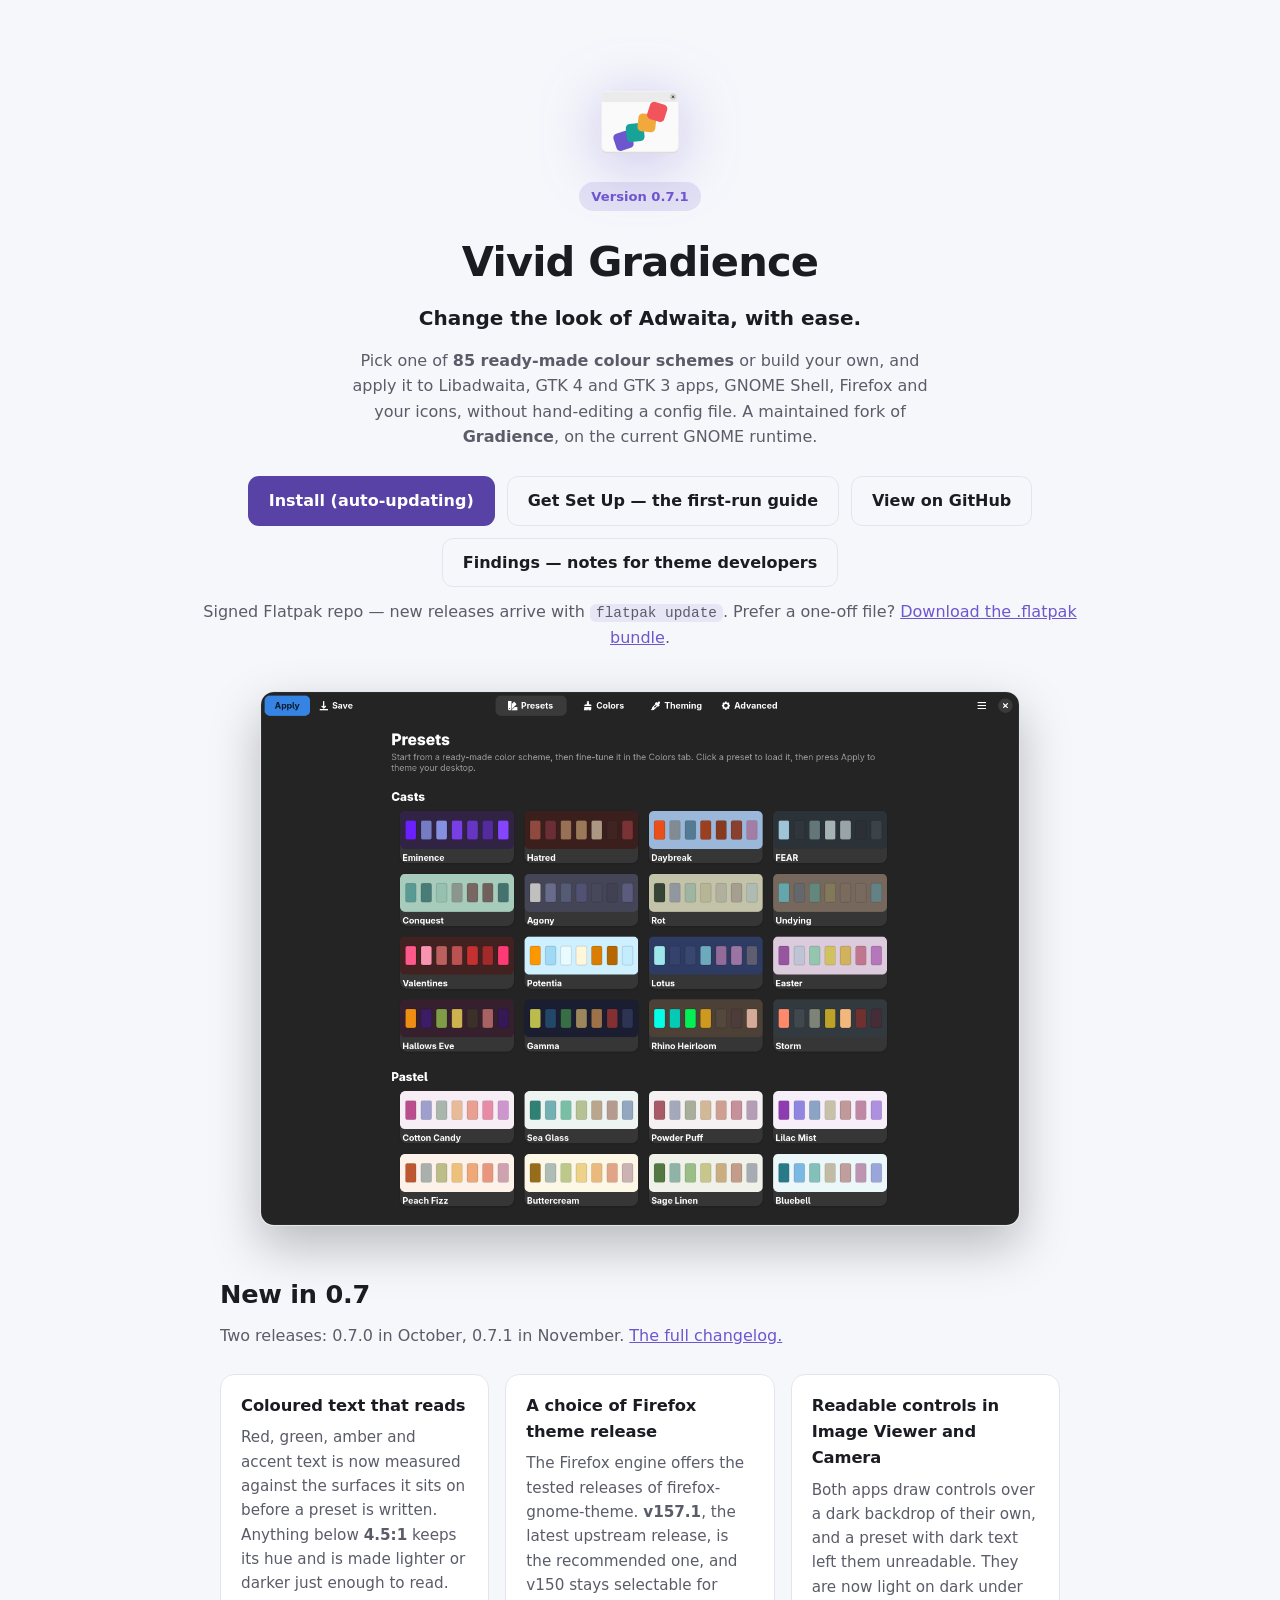
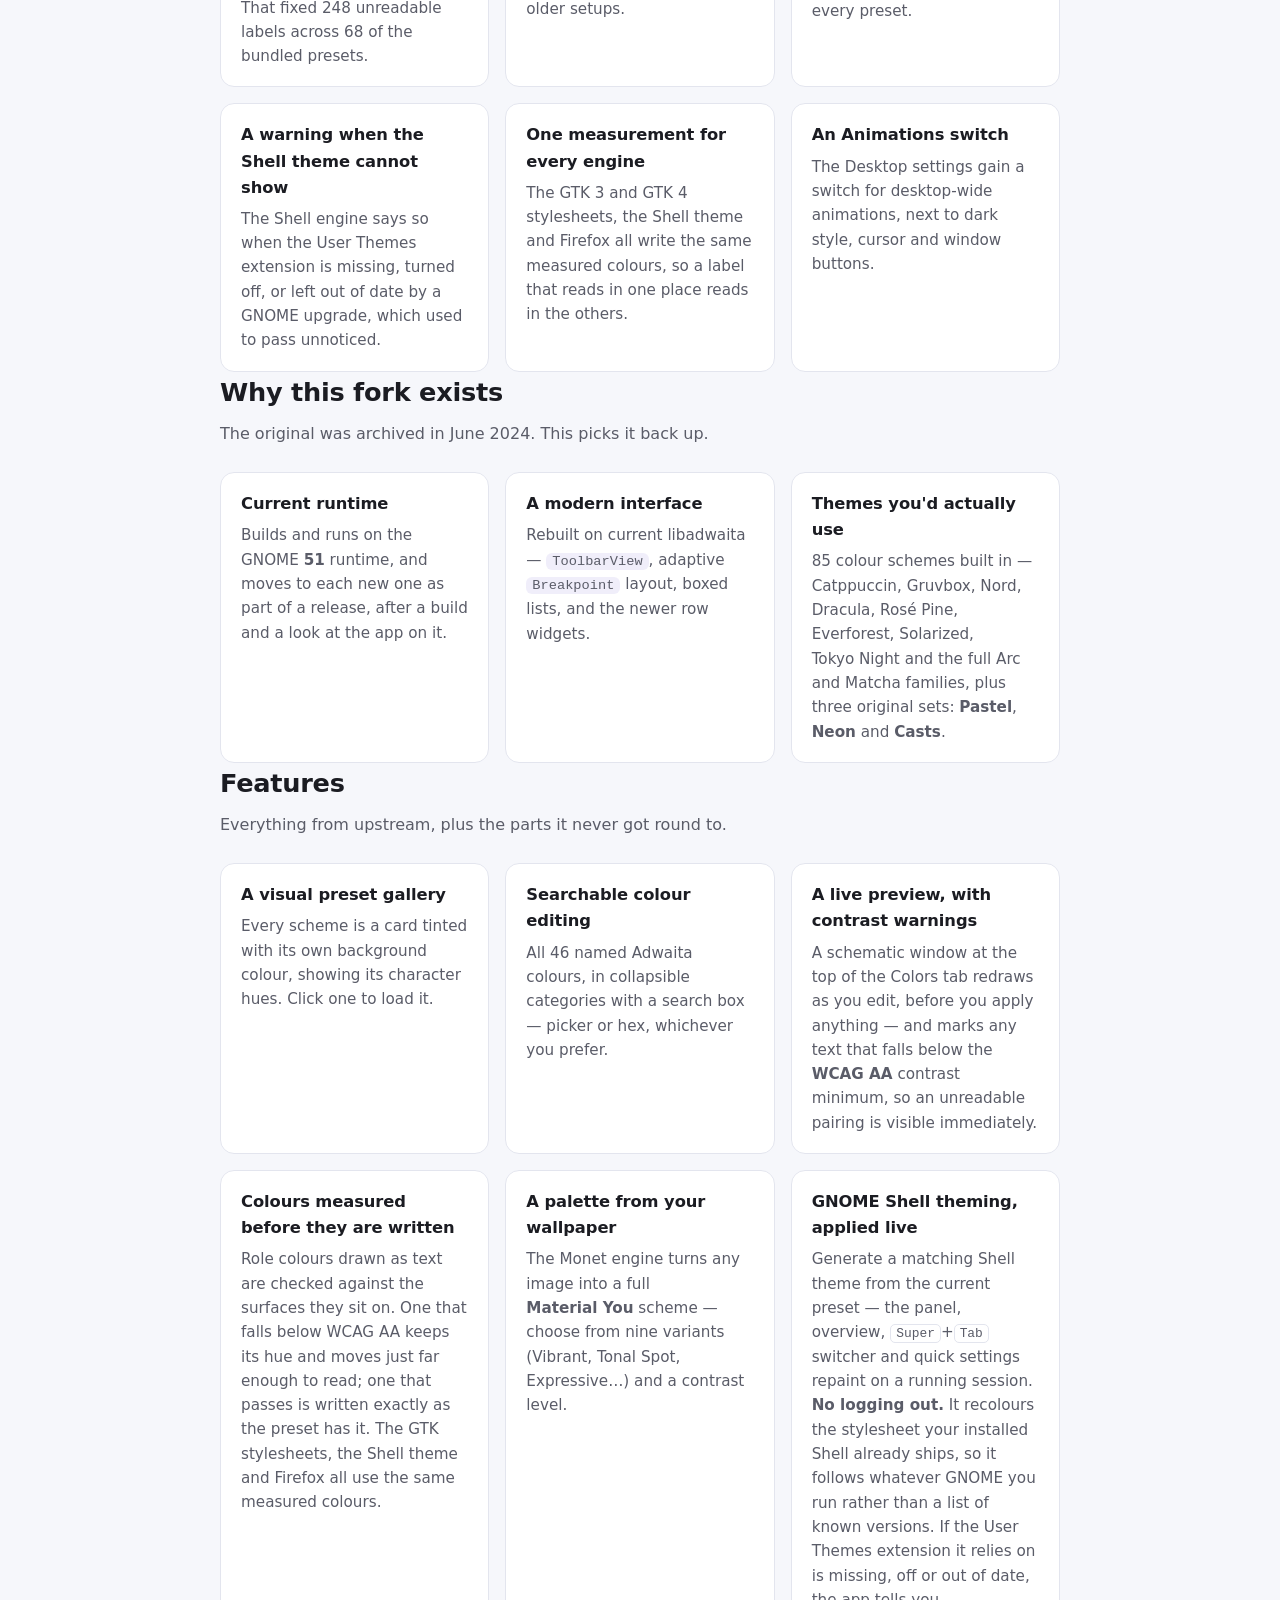
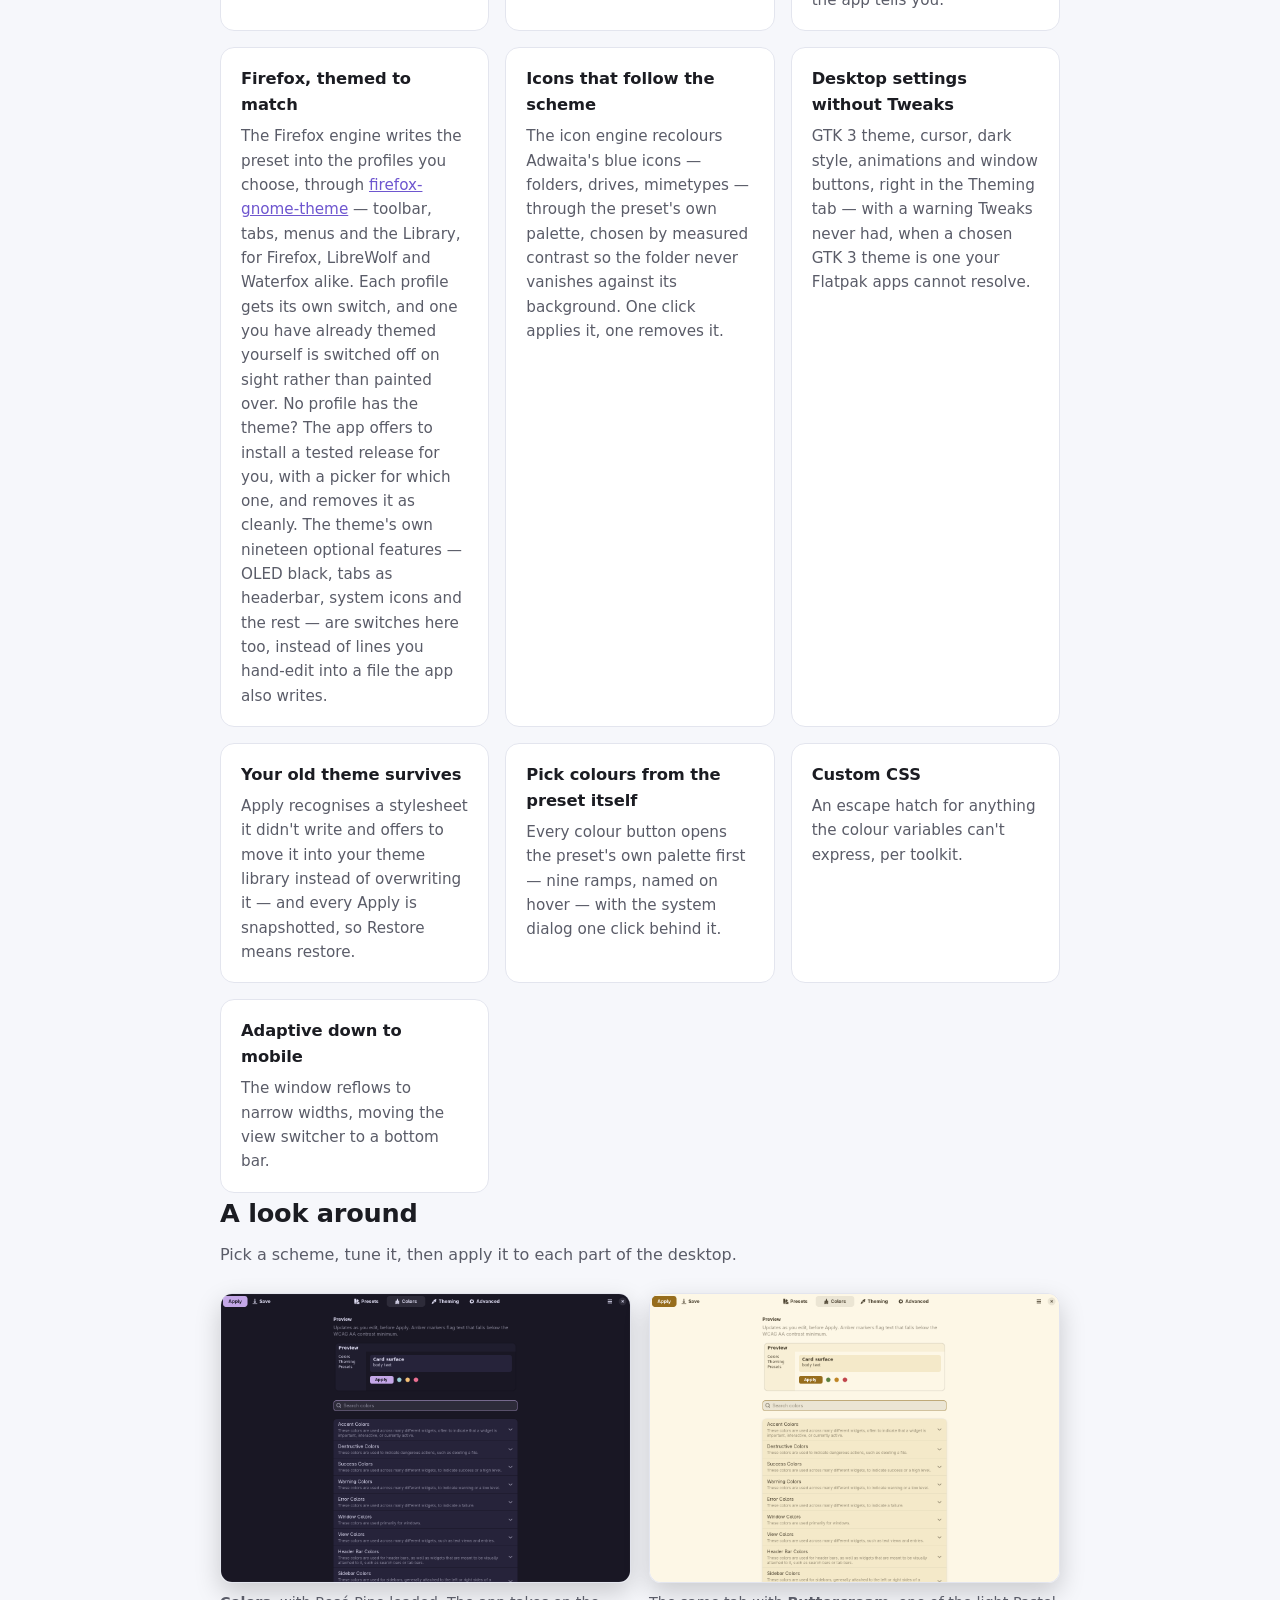
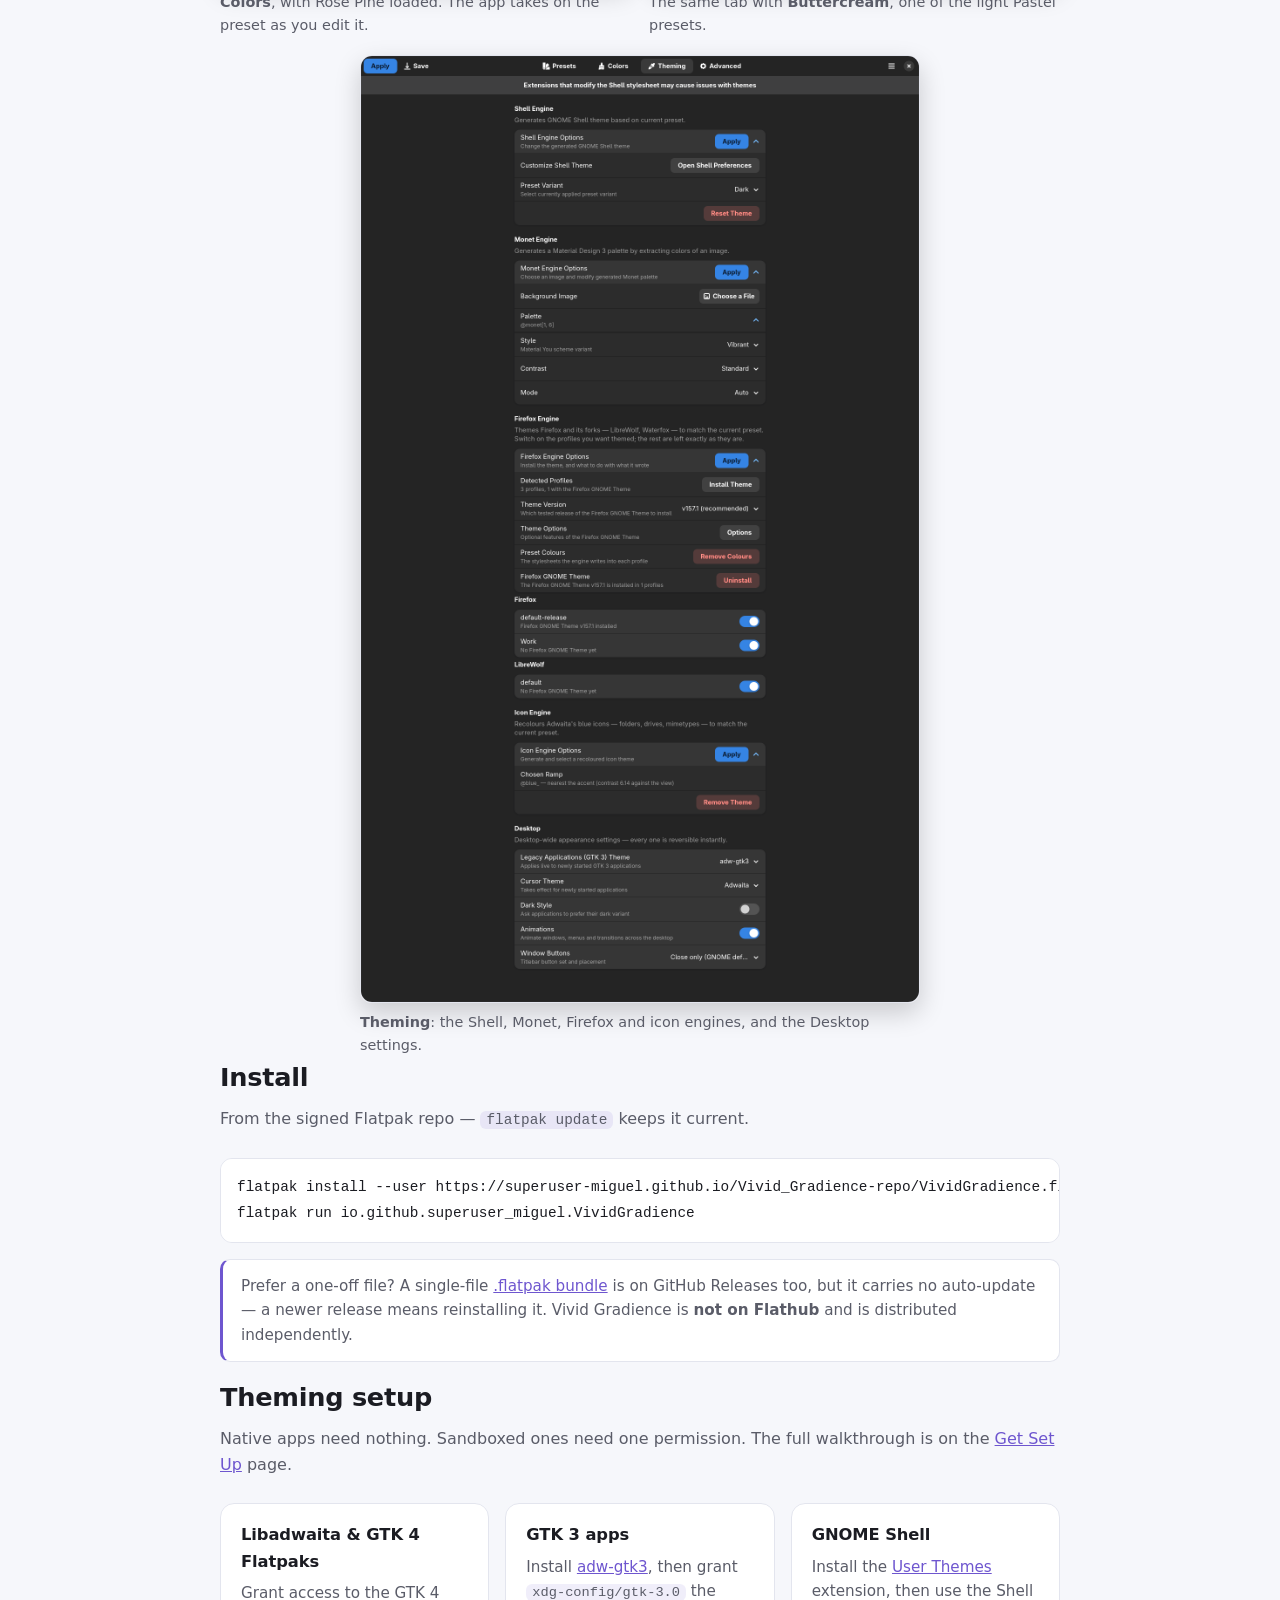
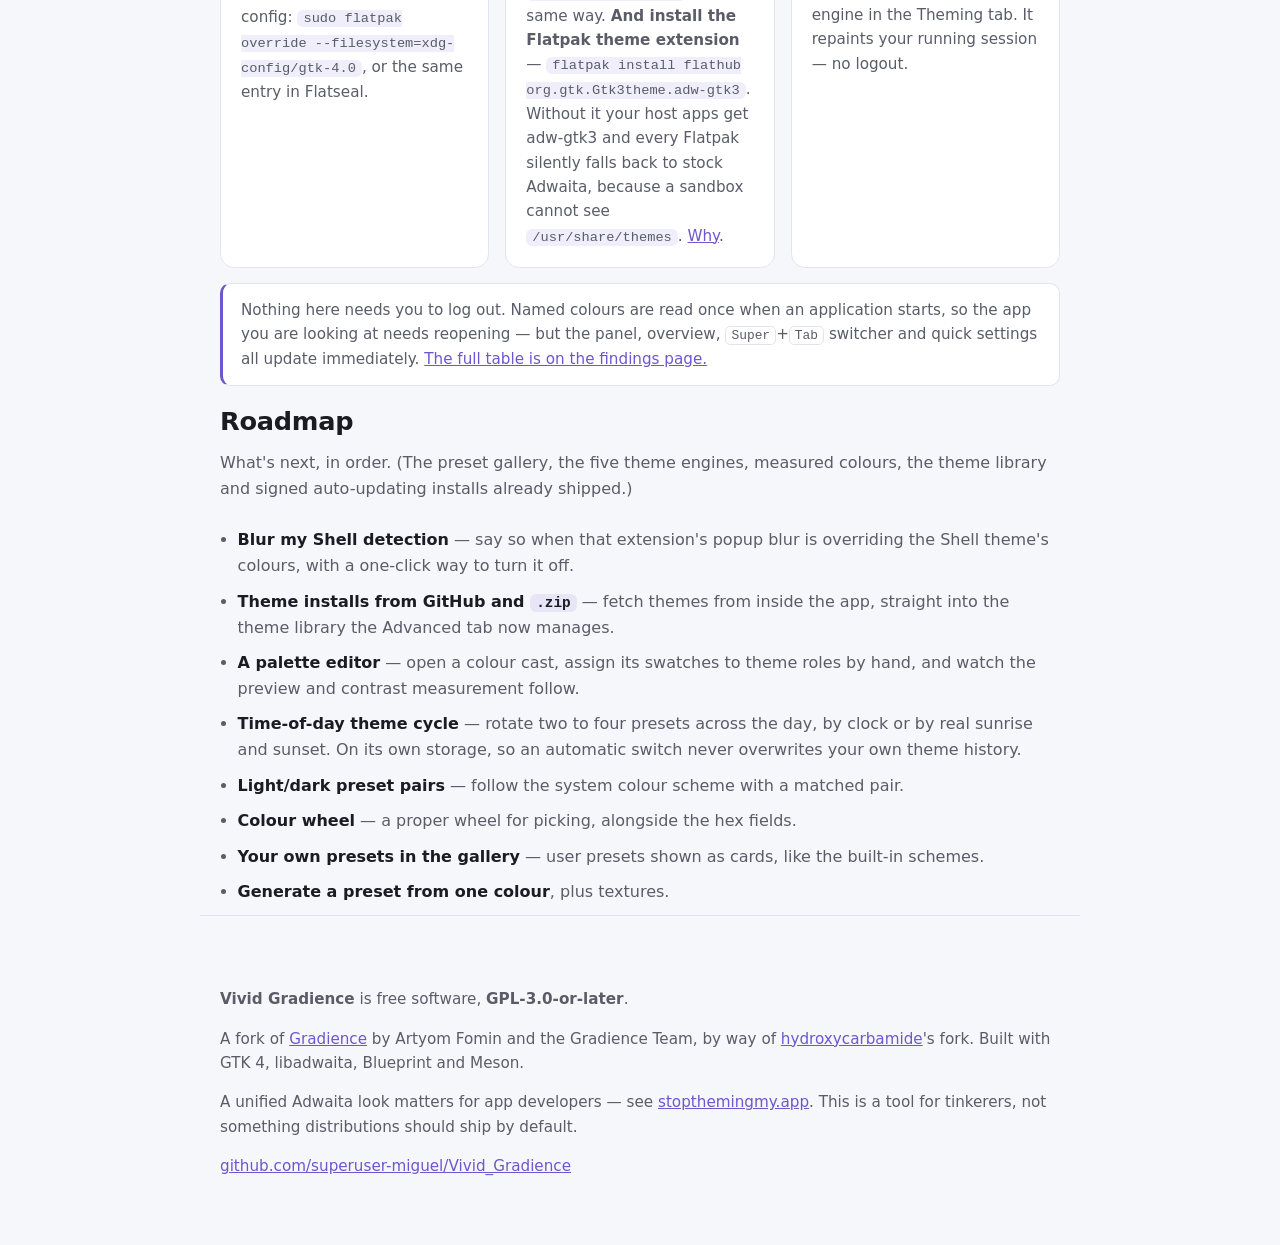
<file: docs/index.html>
<!doctype html>
<html lang="en">
<head>
<meta charset="utf-8">
<meta name="viewport" content="width=device-width, initial-scale=1">
<title>Vivid Gradience — change the look of Adwaita, with ease</title>
<meta name="description" content="Recolour GNOME from one palette: Libadwaita and GTK apps, the Shell, Firefox and your icons. A maintained fork of Gradience with 85 colour schemes built in.">
<link rel="stylesheet" href="style.css">
</head>
<body>

<header class="hero wrap">
  <img class="icon" src="icon.svg" alt="">
  <span class="badge">Version 0.7.1</span>
  <h1>Vivid Gradience</h1>
  <p class="tagline">Change the look of Adwaita, with ease.</p>
  <p class="lede">
    Pick one of <strong>85 ready-made colour schemes</strong> or build your own,
    and apply it to Libadwaita, GTK&nbsp;4 and GTK&nbsp;3 apps, GNOME Shell,
    Firefox and your icons, without hand-editing a config file. A maintained
    fork of <strong>Gradience</strong>, on the current GNOME runtime.
  </p>
  <div class="btns">
    <a class="btn primary" href="https://superuser-miguel.github.io/Vivid_Gradience-repo/VividGradience.flatpakref">Install (auto-updating)</a>
    <a class="btn" href="setup.html">Get Set Up — the first-run guide</a>
    <a class="btn" href="https://github.com/superuser-miguel/Vivid_Gradience">View on GitHub</a>
    <a class="btn" href="findings.html">Findings — notes for theme developers</a>
  </div>
  <p class="sub" style="margin-top:12px">Signed Flatpak repo — new releases arrive with <code>flatpak update</code>. Prefer a one-off file? <a href="https://github.com/superuser-miguel/Vivid_Gradience/releases/latest">Download the .flatpak bundle</a>.</p>
  <img class="shot" src="screenshots/presets.png" alt="The Presets gallery: colour-scheme cards in family sections, starting with Casts and Pastel, each card showing the scheme's own colours">
</header>

<section class="wrap">
  <h2>New in 0.7</h2>
  <p class="sub">Two releases: 0.7.0 in October, 0.7.1 in November. <a href="https://github.com/superuser-miguel/Vivid_Gradience/blob/main/CHANGELOG.md">The full changelog.</a></p>
  <div class="grid">
    <div class="card">
      <h3>Coloured text that reads</h3>
      <p>Red, green, amber and accent text is now measured against the surfaces it sits on before a preset is written. Anything below <strong>4.5:1</strong> keeps its hue and is made lighter or darker just enough to read. That fixed 248 unreadable labels across 68 of the bundled presets.</p>
    </div>
    <div class="card">
      <h3>A choice of Firefox theme release</h3>
      <p>The Firefox engine offers the tested releases of firefox-gnome-theme. <strong>v157.1</strong>, the latest upstream release, is the recommended one, and v150 stays selectable for older setups.</p>
    </div>
    <div class="card">
      <h3>Readable controls in Image Viewer and Camera</h3>
      <p>Both apps draw controls over a dark backdrop of their own, and a preset with dark text left them unreadable. They are now light on dark under every preset.</p>
    </div>
    <div class="card">
      <h3>A warning when the Shell theme cannot show</h3>
      <p>The Shell engine says so when the User Themes extension is missing, turned off, or left out of date by a GNOME upgrade, which used to pass unnoticed.</p>
    </div>
    <div class="card">
      <h3>One measurement for every engine</h3>
      <p>The GTK&nbsp;3 and GTK&nbsp;4 stylesheets, the Shell theme and Firefox all write the same measured colours, so a label that reads in one place reads in the others.</p>
    </div>
    <div class="card">
      <h3>An Animations switch</h3>
      <p>The Desktop settings gain a switch for desktop-wide animations, next to dark style, cursor and window buttons.</p>
    </div>
  </div>
</section>

<section class="wrap">
  <h2>Why this fork exists</h2>
  <p class="sub">The original was archived in June 2024. This picks it back up.</p>
  <div class="grid">
    <div class="card">
      <h3>Current runtime</h3>
      <p>Builds and runs on the GNOME <strong>51</strong> runtime, and moves to each new one as part of a release, after a build and a look at the app on it.</p>
    </div>
    <div class="card">
      <h3>A modern interface</h3>
      <p>Rebuilt on current libadwaita — <code>ToolbarView</code>, adaptive <code>Breakpoint</code> layout, boxed lists, and the newer row widgets.</p>
    </div>
    <div class="card">
      <h3>Themes you'd actually use</h3>
      <p>85 colour schemes built in — Catppuccin, Gruvbox, Nord, Dracula, Rosé&nbsp;Pine, Everforest, Solarized, Tokyo&nbsp;Night and the full Arc and Matcha families, plus three original sets: <strong>Pastel</strong>, <strong>Neon</strong> and <strong>Casts</strong>.</p>
    </div>
  </div>
</section>

<section class="wrap">
  <h2>Features</h2>
  <p class="sub">Everything from upstream, plus the parts it never got round to.</p>
  <div class="grid">
    <div class="card">
      <h3>A visual preset gallery</h3>
      <p>Every scheme is a card tinted with its own background colour, showing its character hues. Click one to load it.</p>
    </div>
    <div class="card">
      <h3>Searchable colour editing</h3>
      <p>All 46 named Adwaita colours, in collapsible categories with a search box — picker or hex, whichever you prefer.</p>
    </div>
    <div class="card">
      <h3>A live preview, with contrast warnings</h3>
      <p>A schematic window at the top of the Colors tab redraws as you edit, before you apply anything — and marks any text that falls below the <strong>WCAG&nbsp;AA</strong> contrast minimum, so an unreadable pairing is visible immediately.</p>
    </div>
    <div class="card">
      <h3>Colours measured before they are written</h3>
      <p>Role colours drawn as text are checked against the surfaces they sit on. One that falls below WCAG&nbsp;AA keeps its hue and moves just far enough to read; one that passes is written exactly as the preset has it. The GTK stylesheets, the Shell theme and Firefox all use the same measured colours.</p>
    </div>
    <div class="card">
      <h3>A palette from your wallpaper</h3>
      <p>The Monet engine turns any image into a full <strong>Material&nbsp;You</strong> scheme — choose from nine variants (Vibrant, Tonal&nbsp;Spot, Expressive…) and a contrast level.</p>
    </div>
    <div class="card">
      <h3>GNOME Shell theming, applied live</h3>
      <p>Generate a matching Shell theme from the current preset — the panel, overview, <kbd>Super</kbd>+<kbd>Tab</kbd> switcher and quick settings repaint on a running session. <strong>No logging out.</strong> It recolours the stylesheet your installed Shell already ships, so it follows whatever GNOME you run rather than a list of known versions. If the User Themes extension it relies on is missing, off or out of date, the app tells you.</p>
    </div>
    <div class="card">
      <h3>Firefox, themed to match</h3>
      <p>The Firefox engine writes the preset into the profiles you choose, through <a href="https://github.com/rafaelmardojai/firefox-gnome-theme">firefox-gnome-theme</a> — toolbar, tabs, menus and the Library, for Firefox, LibreWolf and Waterfox alike. Each profile gets its own switch, and one you have already themed yourself is switched off on sight rather than painted over. No profile has the theme? The app offers to install a tested release for you, with a picker for which one, and removes it as cleanly. The theme's own nineteen optional features — OLED black, tabs as headerbar, system icons and the rest — are switches here too, instead of lines you hand-edit into a file the app also writes.</p>
    </div>
    <div class="card">
      <h3>Icons that follow the scheme</h3>
      <p>The icon engine recolours Adwaita's blue icons — folders, drives, mimetypes — through the preset's own palette, chosen by measured contrast so the folder never vanishes against its background. One click applies it, one removes it.</p>
    </div>
    <div class="card">
      <h3>Desktop settings without Tweaks</h3>
      <p>GTK&nbsp;3 theme, cursor, dark style, animations and window buttons, right in the Theming tab — with a warning Tweaks never had, when a chosen GTK&nbsp;3 theme is one your Flatpak apps cannot resolve.</p>
    </div>
    <div class="card">
      <h3>Your old theme survives</h3>
      <p>Apply recognises a stylesheet it didn't write and offers to move it into your theme library instead of overwriting it — and every Apply is snapshotted, so Restore means restore.</p>
    </div>
    <div class="card">
      <h3>Pick colours from the preset itself</h3>
      <p>Every colour button opens the preset's own palette first — nine ramps, named on hover — with the system dialog one click behind it.</p>
    </div>
    <div class="card">
      <h3>Custom CSS</h3>
      <p>An escape hatch for anything the colour variables can't express, per toolkit.</p>
    </div>
    <div class="card">
      <h3>Adaptive down to mobile</h3>
      <p>The window reflows to narrow widths, moving the view switcher to a bottom bar.</p>
    </div>
  </div>
</section>

<section class="wrap">
  <h2>A look around</h2>
  <p class="sub">Pick a scheme, tune it, then apply it to each part of the desktop.</p>
  <div class="shots">
    <figure>
      <img src="screenshots/colors.png" alt="The Colors tab with the Rosé Pine preset loaded: a live preview window at the top, a search field, and the named colours in collapsible categories">
      <figcaption><strong>Colors</strong>, with Rosé Pine loaded. The app takes on the preset as you edit it.</figcaption>
    </figure>
    <figure>
      <img src="screenshots/colors-light.png" alt="The same Colors tab with Buttercream, a light preset: the whole app has taken the preset's cream and brown">
      <figcaption>The same tab with <strong>Buttercream</strong>, one of the light Pastel presets.</figcaption>
    </figure>
    <figure class="tall">
      <img src="screenshots/theming.png" alt="The Theming tab: the Shell, Monet, Firefox and Icon engines, each with its own Apply button, a switch for every Firefox profile, and the Desktop settings">
      <figcaption><strong>Theming</strong>: the Shell, Monet, Firefox and icon engines, and the Desktop settings.</figcaption>
    </figure>
  </div>
</section>

<section class="wrap">
  <h2>Install</h2>
  <p class="sub">From the signed Flatpak repo — <code>flatpak update</code> keeps it current.</p>
<pre><code>flatpak install --user https://superuser-miguel.github.io/Vivid_Gradience-repo/VividGradience.flatpakref
flatpak run io.github.superuser_miguel.VividGradience</code></pre>
  <p class="note">
    Prefer a one-off file? A single-file
    <a href="https://github.com/superuser-miguel/Vivid_Gradience/releases/latest">.flatpak bundle</a>
    is on GitHub Releases too, but it carries no auto-update — a newer release
    means reinstalling it. Vivid Gradience is <strong>not on Flathub</strong> and
    is distributed independently.
  </p>
</section>

<section class="wrap">
  <h2>Theming setup</h2>
  <p class="sub">Native apps need nothing. Sandboxed ones need one permission. The full walkthrough is on the <a href="setup.html">Get Set Up</a> page.</p>
  <div class="grid">
    <div class="card">
      <h3>Libadwaita &amp; GTK 4 Flatpaks</h3>
      <p>Grant access to the GTK&nbsp;4 config: <code>sudo flatpak override --filesystem=xdg-config/gtk-4.0</code>, or the same entry in Flatseal.</p>
    </div>
    <div class="card">
      <h3>GTK 3 apps</h3>
      <p>Install <a href="https://github.com/lassekongo83/adw-gtk3#readme">adw-gtk3</a>, then grant <code>xdg-config/gtk-3.0</code> the same way. <b>And install the Flatpak theme extension</b> — <code>flatpak install flathub org.gtk.Gtk3theme.adw-gtk3</code>. Without it your host apps get adw-gtk3 and every Flatpak silently falls back to stock Adwaita, because a sandbox cannot see <code>/usr/share/themes</code>. <a href="findings.html">Why</a>.</p>
    </div>
    <div class="card">
      <h3>GNOME Shell</h3>
      <p>Install the <a href="https://extensions.gnome.org/extension/19/user-themes/">User Themes</a> extension, then use the Shell engine in the Theming tab. It repaints your running session — no logout.</p>
    </div>
  </div>
  <p class="note">
    Nothing here needs you to log out. Named colours are read once when an
    application starts, so the app you are looking at needs reopening — but the
    panel, overview, <kbd>Super</kbd>+<kbd>Tab</kbd> switcher and quick settings
    all update immediately. <a href="findings.html">The full table is on the
    findings page.</a>
  </p>
</section>

<section class="wrap">
  <h2>Roadmap</h2>
  <p class="sub">What's next, in order. (The preset gallery, the five theme engines, measured colours, the theme library and signed auto-updating installs already shipped.)</p>
  <ul class="road">
    <li><b>Blur my Shell detection</b> — say so when that extension's popup blur is overriding the Shell theme's colours, with a one-click way to turn it off.</li>
    <li><b>Theme installs from GitHub and <code>.zip</code></b> — fetch themes from inside the app, straight into the theme library the Advanced tab now manages.</li>
    <li><b>A palette editor</b> — open a colour cast, assign its swatches to theme roles by hand, and watch the preview and contrast measurement follow.</li>
    <li><b>Time-of-day theme cycle</b> — rotate two to four presets across the day, by clock or by real sunrise and sunset. On its own storage, so an automatic switch never overwrites your own theme history.</li>
    <li><b>Light/dark preset pairs</b> — follow the system colour scheme with a matched pair.</li>
    <li><b>Colour wheel</b> — a proper wheel for picking, alongside the hex fields.</li>
    <li><b>Your own presets in the gallery</b> — user presets shown as cards, like the built-in schemes.</li>
    <li><b>Generate a preset from one colour</b>, plus textures.</li>
  </ul>
</section>

<footer class="wrap">
  <section>
    <p><strong>Vivid Gradience</strong> is free software, <strong>GPL-3.0-or-later</strong>.</p>
    <p>
      A fork of <a href="https://github.com/GradienceTeam/Gradience">Gradience</a> by
      Artyom Fomin and the Gradience Team, by way of
      <a href="https://github.com/hydroxycarbamide/Gradience">hydroxycarbamide</a>'s fork.
      Built with GTK&nbsp;4, libadwaita, Blueprint and Meson.
    </p>
    <p>
      A unified Adwaita look matters for app developers — see
      <a href="https://stopthemingmy.app">stopthemingmy.app</a>. This is a tool for
      tinkerers, not something distributions should ship by default.
    </p>
    <p><a href="https://github.com/superuser-miguel/Vivid_Gradience">github.com/superuser-miguel/Vivid_Gradience</a></p>
  </section>
</footer>

</body>
</html>
</file>
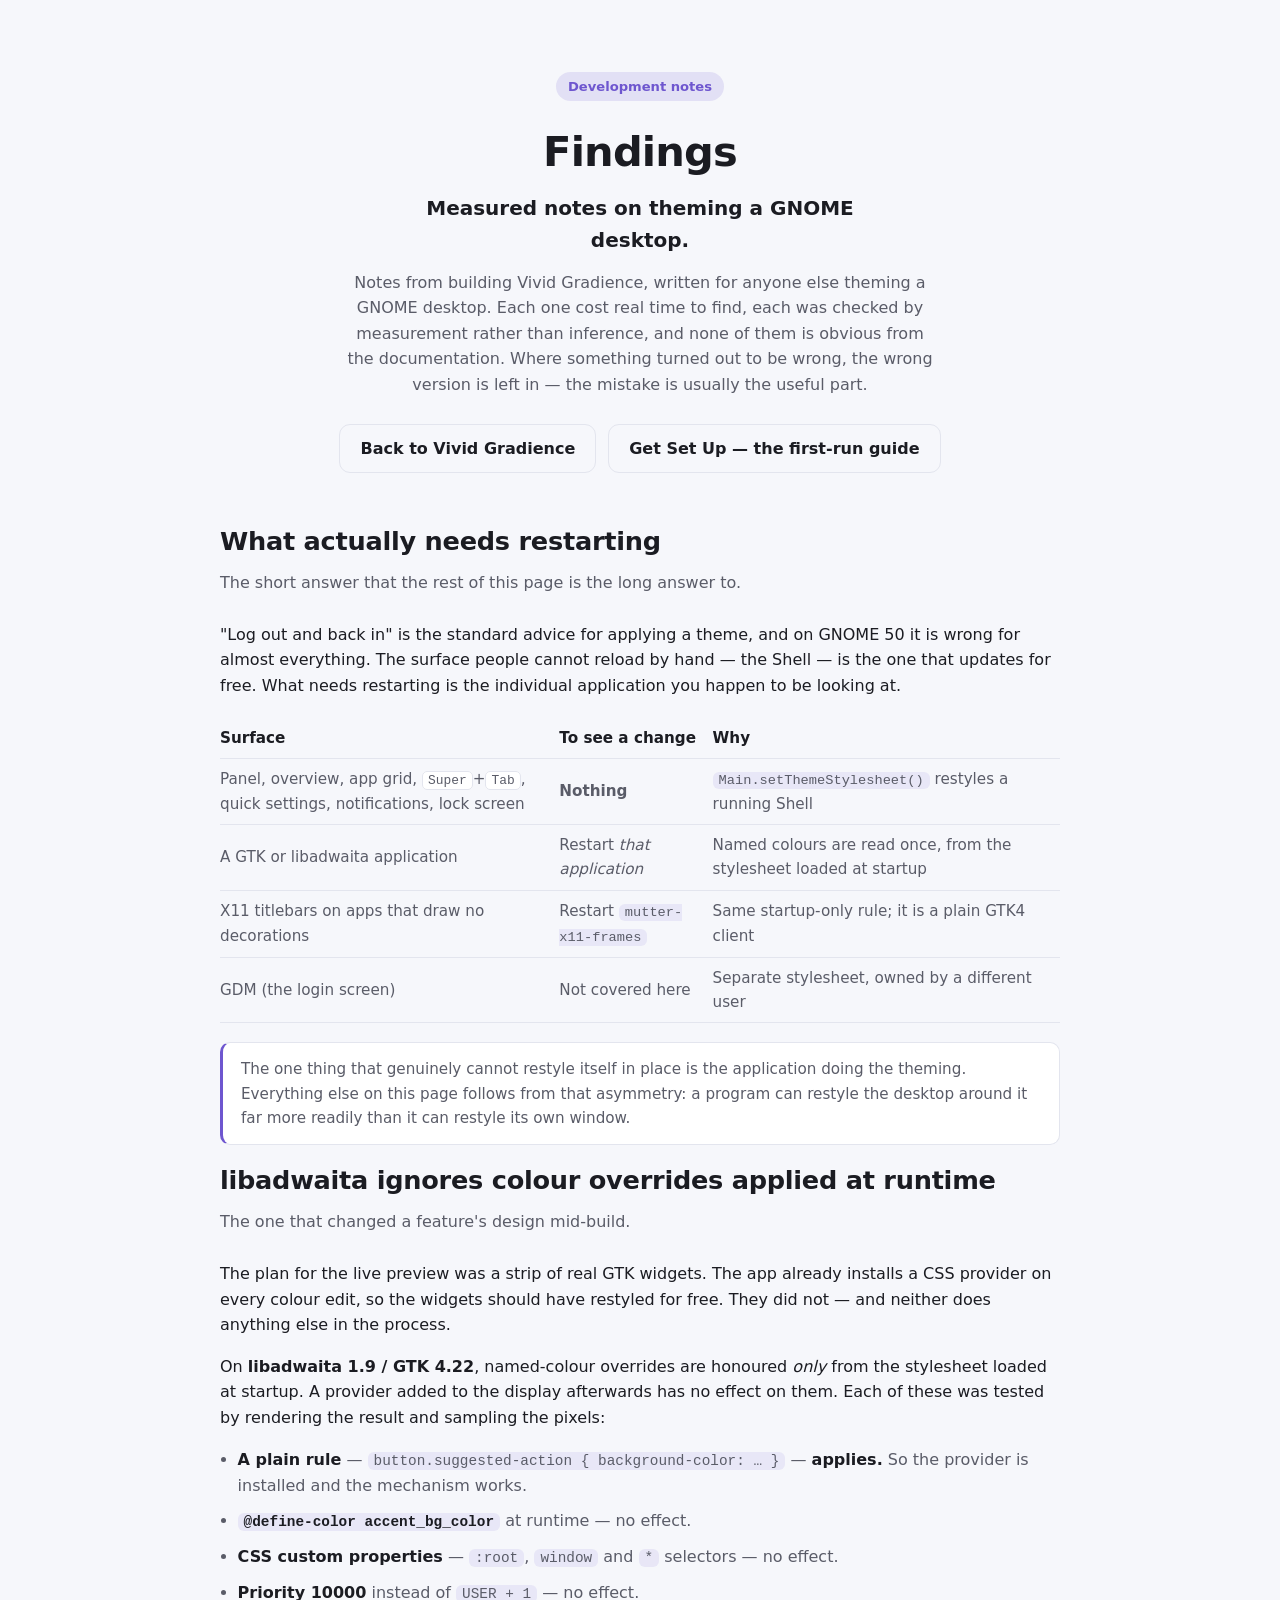
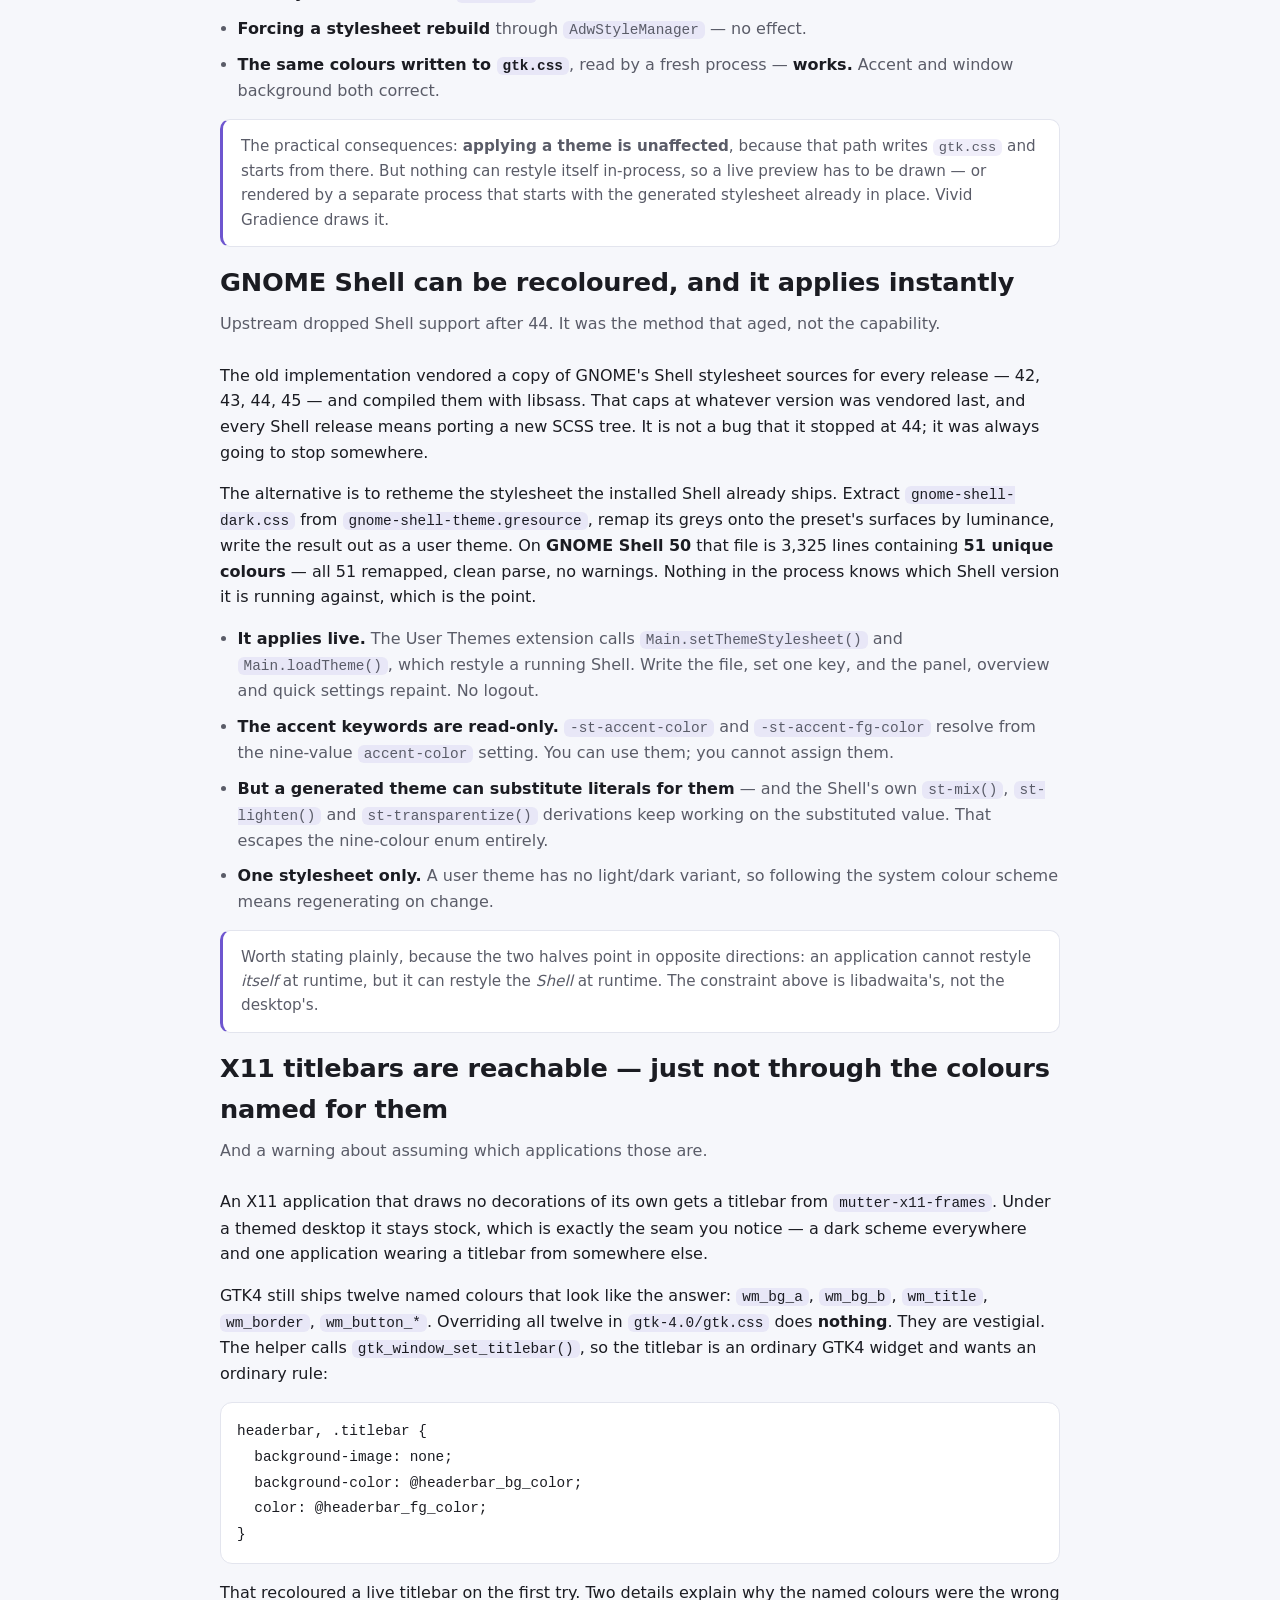
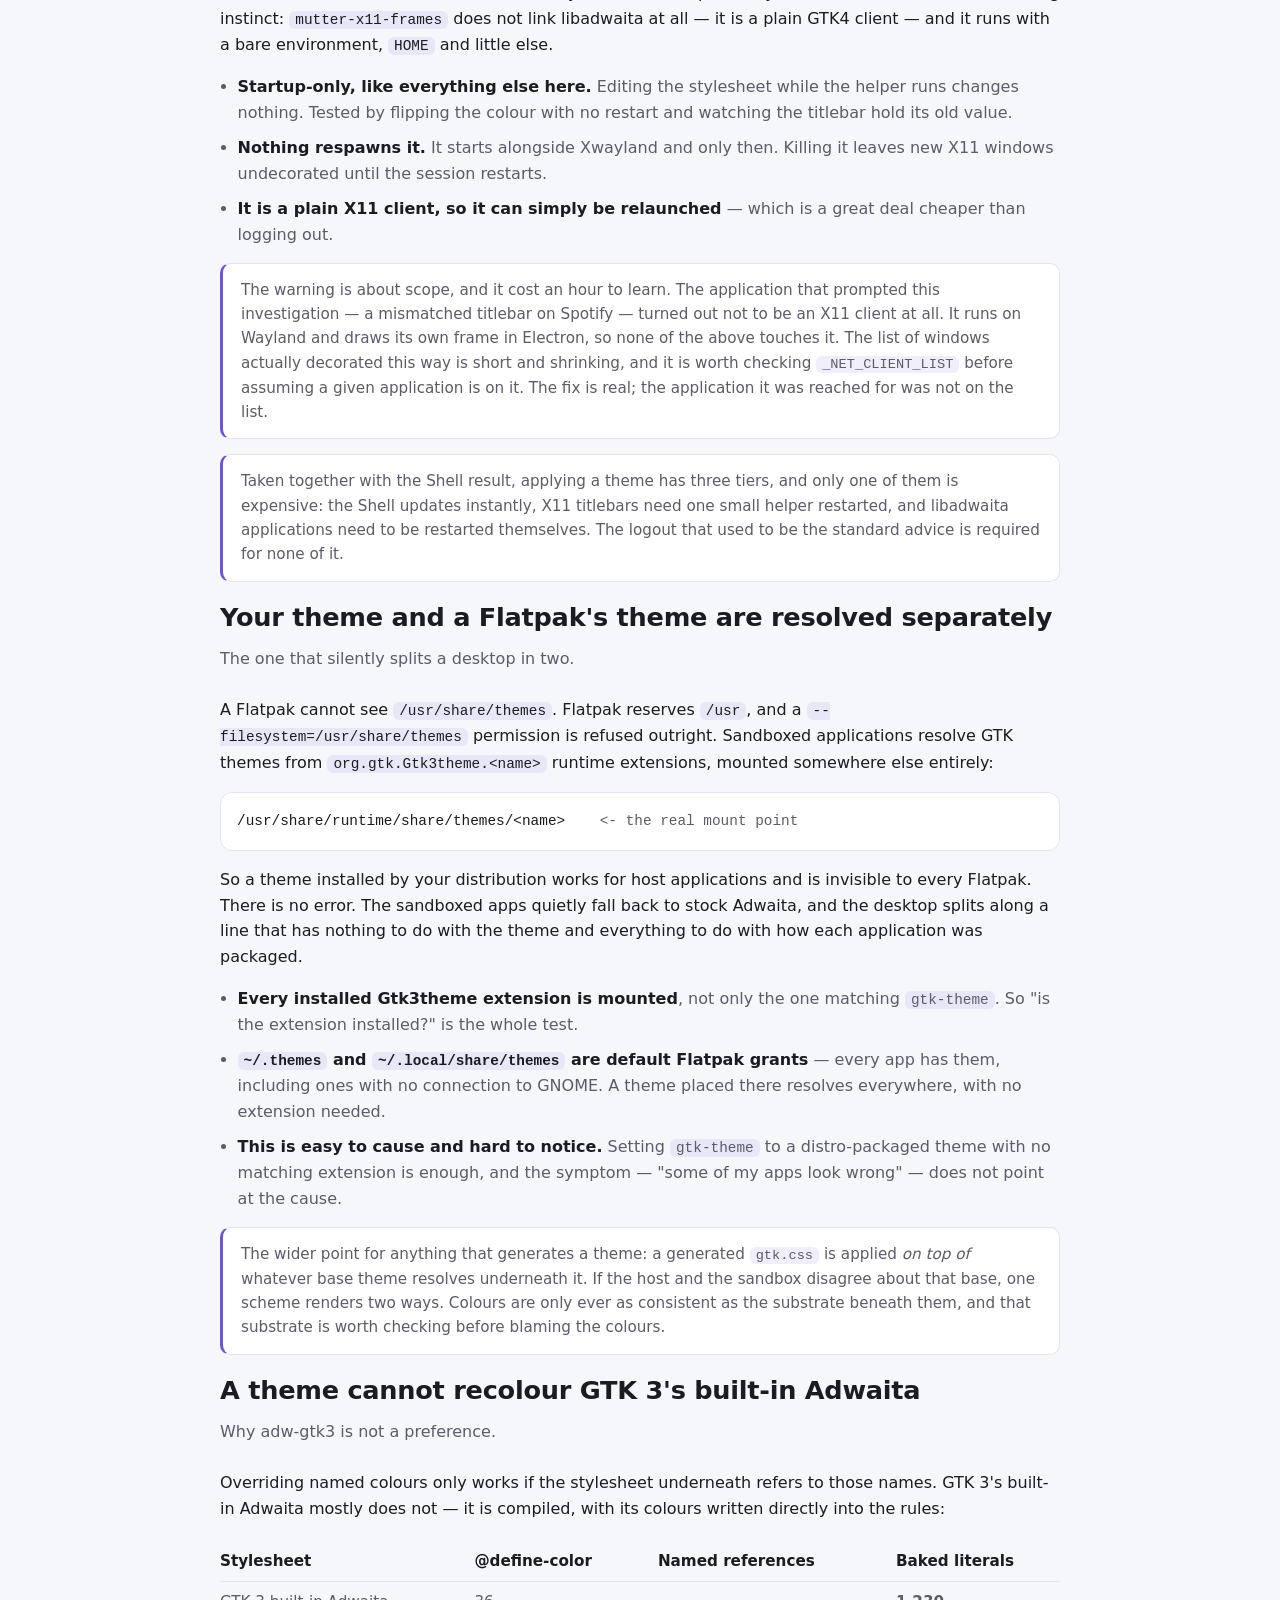
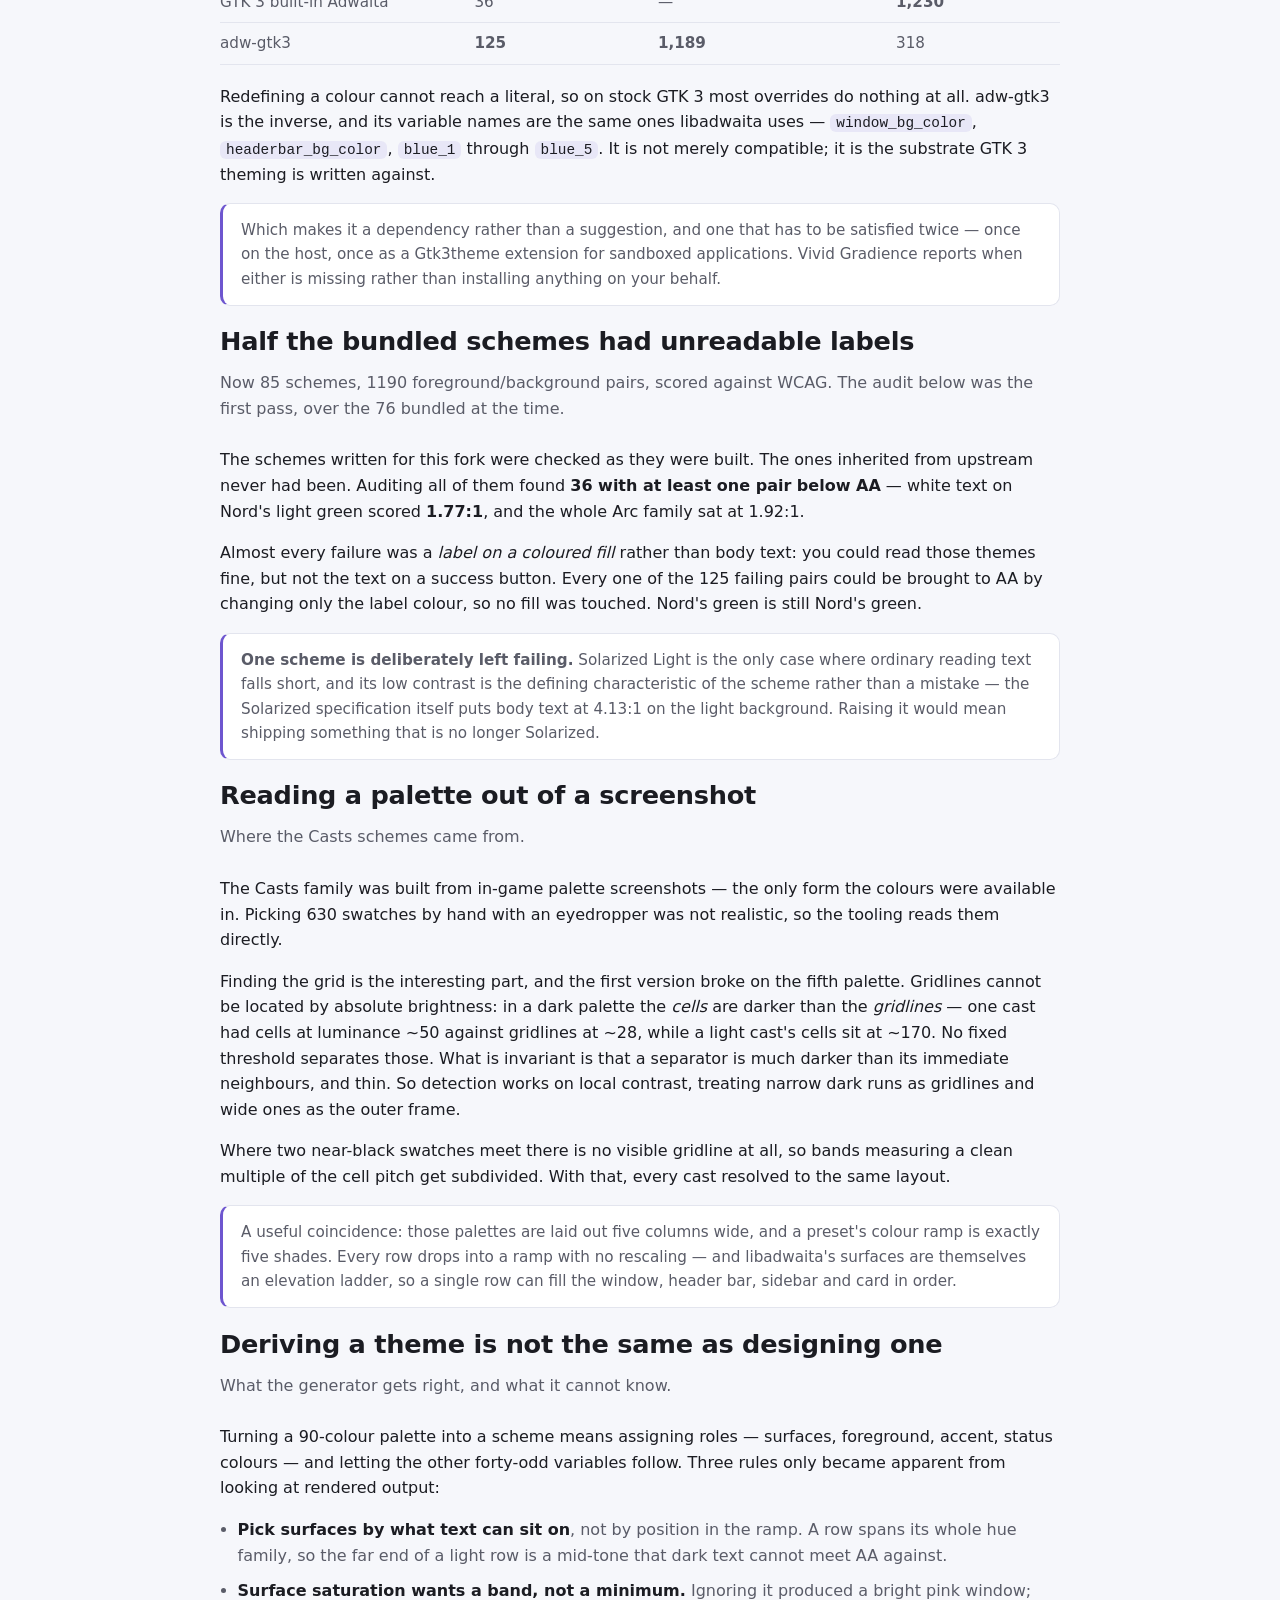
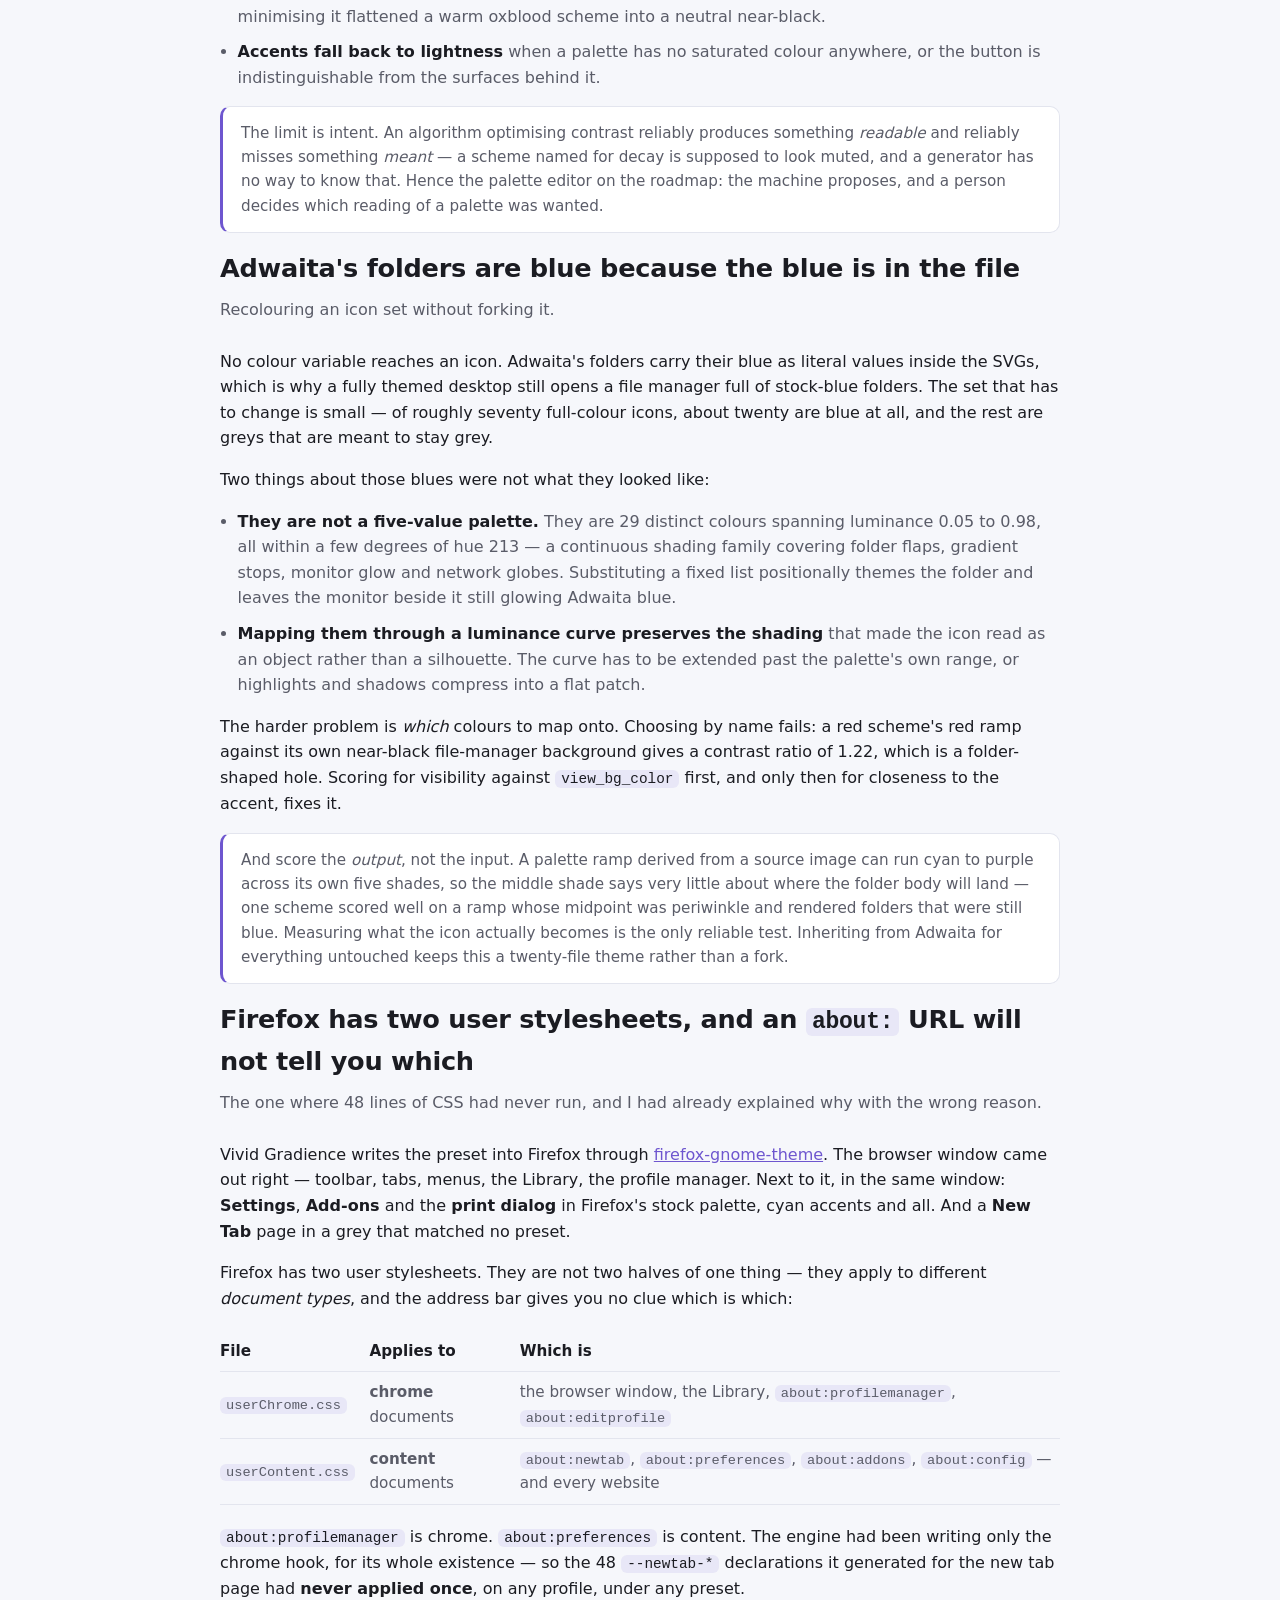
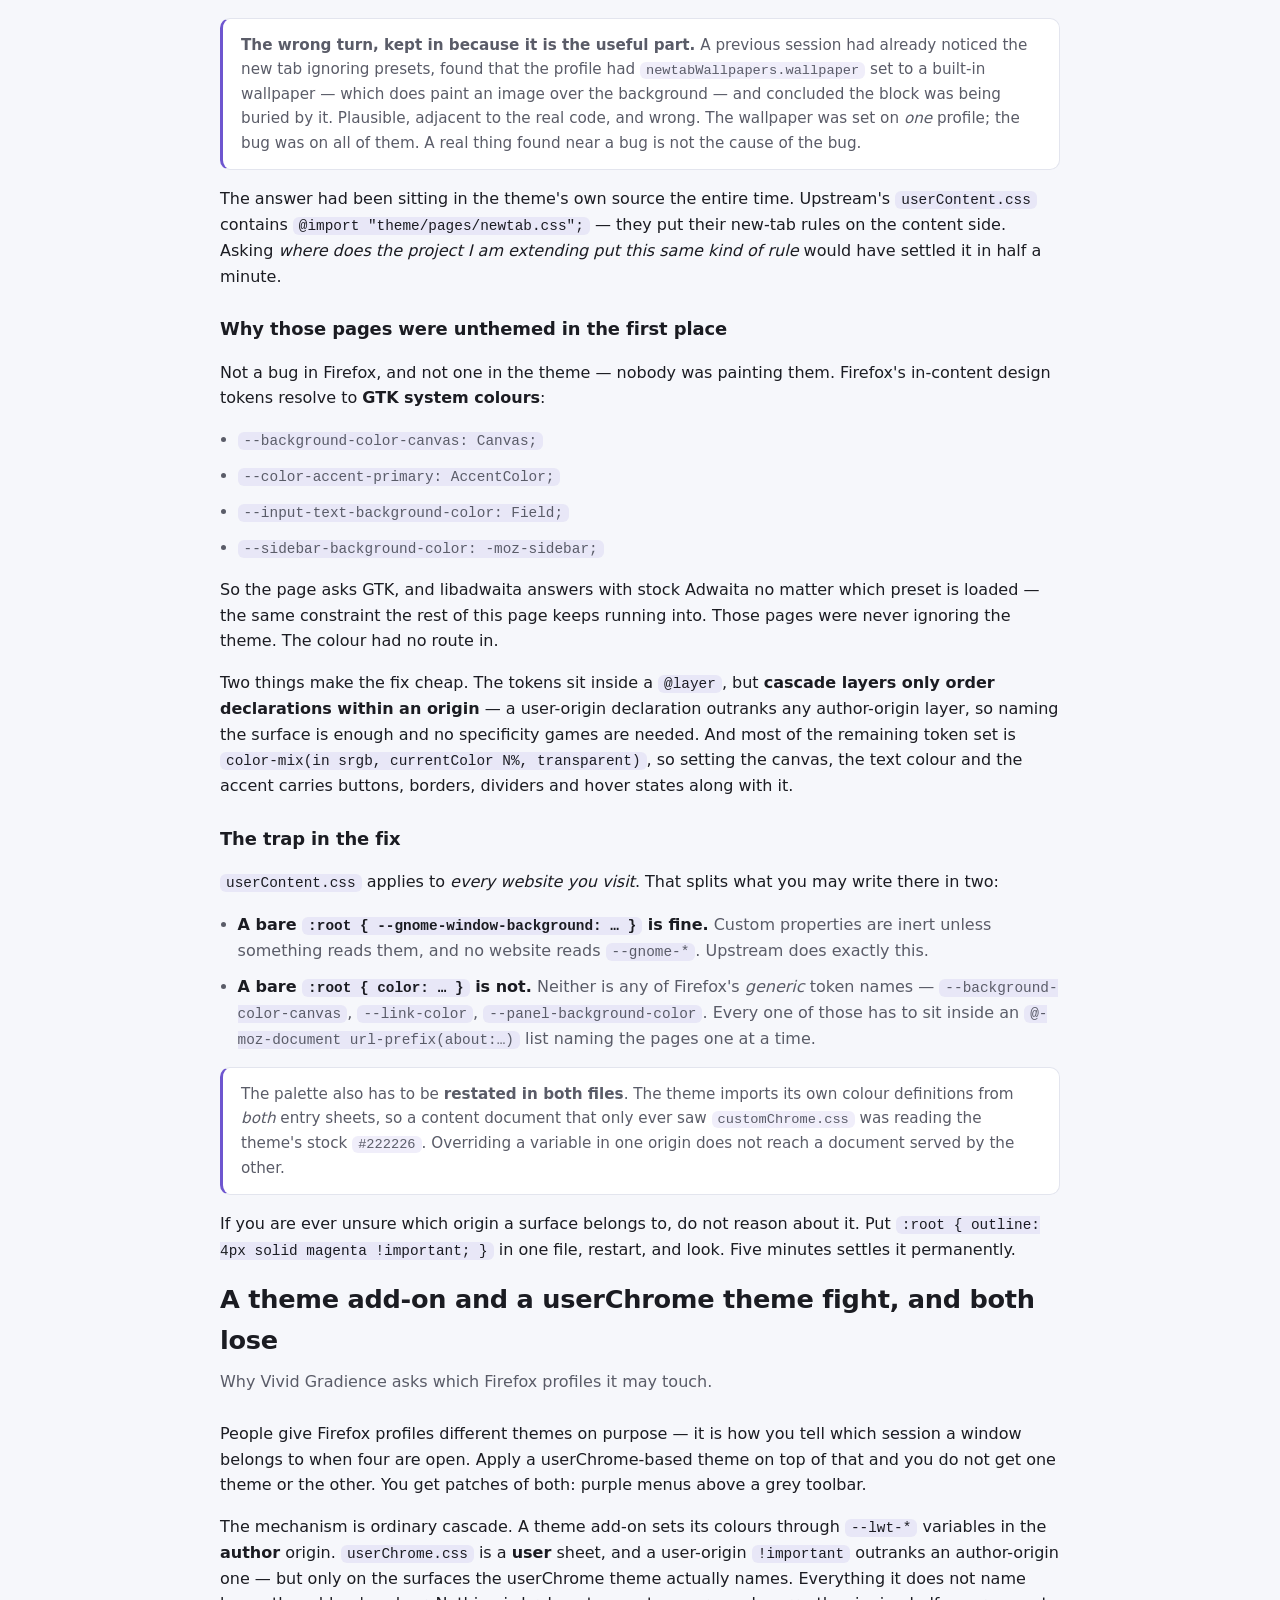
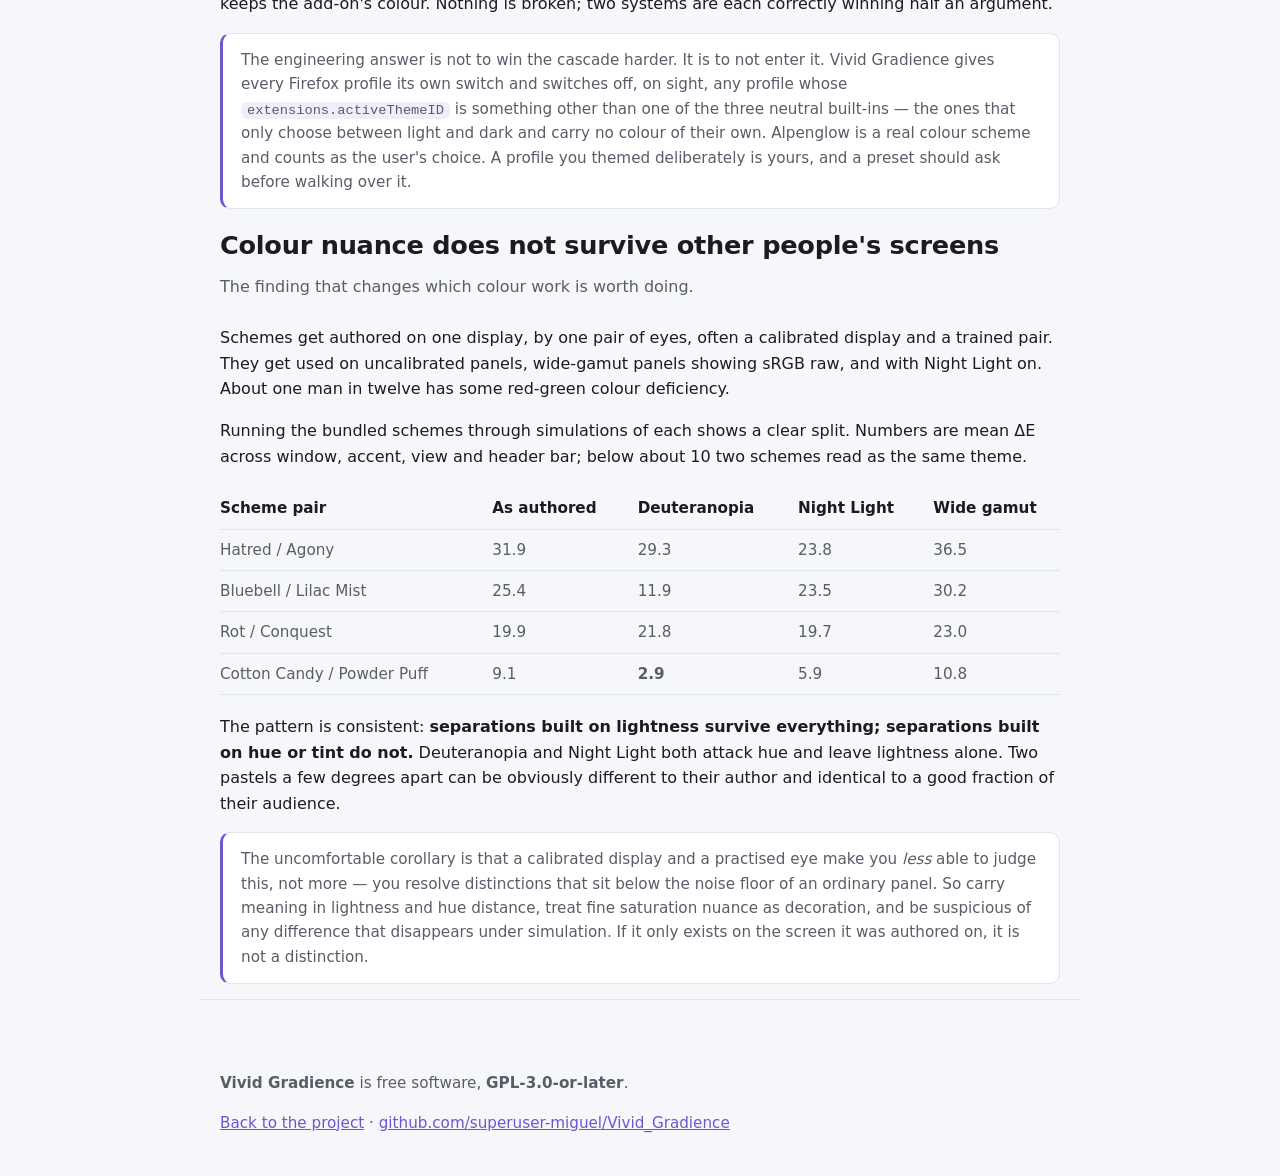
<file: docs/findings.html>
<!doctype html>
<html lang="en">
<head>
<meta charset="utf-8">
<meta name="viewport" content="width=device-width, initial-scale=1">
<title>Findings — Vivid Gradience</title>
<meta name="description" content="Measured notes on theming a GNOME desktop: what actually needs restarting, why libadwaita ignores runtime colour overrides, how GNOME Shell can be rethemed live, why Flatpaks resolve themes separately from the host, recolouring Adwaita icons, Firefox's two user stylesheets and which one an about: page belongs to, and which colour distinctions survive other people's screens.">
<link rel="stylesheet" href="style.css">
</head>
<body>

<header class="hero wrap">
  <span class="badge">Development notes</span>
  <h1>Findings</h1>
  <p class="tagline">Measured notes on theming a GNOME desktop.</p>
  <p class="lede">
    Notes from building Vivid Gradience, written for anyone else theming a
    GNOME desktop. Each one cost real time to find, each was checked by
    measurement rather than inference, and none of them is obvious from the
    documentation. Where something turned out to be wrong, the wrong version is
    left in — the mistake is usually the useful part.
  </p>
  <div class="btns">
    <a class="btn" href="index.html">Back to Vivid Gradience</a>
    <a class="btn" href="setup.html">Get Set Up — the first-run guide</a>
  </div>
</header>

<section class="wrap">
  <h2>What actually needs restarting</h2>
  <p class="sub">The short answer that the rest of this page is the long answer to.</p>
  <p>
    "Log out and back in" is the standard advice for applying a theme, and on
    GNOME&nbsp;50 it is wrong for almost everything. The surface people cannot
    reload by hand — the Shell — is the one that updates for free. What needs
    restarting is the individual application you happen to be looking at.
  </p>
  <div class="tablewrap">
  <table>
    <thead>
      <tr><th>Surface</th><th>To see a change</th><th>Why</th></tr>
    </thead>
    <tbody>
      <tr>
        <td>Panel, overview, app grid, <kbd>Super</kbd>+<kbd>Tab</kbd>, quick settings, notifications, lock screen</td>
        <td><b>Nothing</b></td>
        <td><code>Main.setThemeStylesheet()</code> restyles a running Shell</td>
      </tr>
      <tr>
        <td>A GTK or libadwaita application</td>
        <td>Restart <i>that application</i></td>
        <td>Named colours are read once, from the stylesheet loaded at startup</td>
      </tr>
      <tr>
        <td>X11 titlebars on apps that draw no decorations</td>
        <td>Restart <code>mutter-x11-frames</code></td>
        <td>Same startup-only rule; it is a plain GTK4 client</td>
      </tr>
      <tr>
        <td>GDM (the login screen)</td>
        <td>Not covered here</td>
        <td>Separate stylesheet, owned by a different user</td>
      </tr>
    </tbody>
  </table>
  </div>
  <p class="note">
    The one thing that genuinely cannot restyle itself in place is the
    application doing the theming. Everything else on this page follows from
    that asymmetry: a program can restyle the desktop around it far more
    readily than it can restyle its own window.
  </p>
</section>

<section class="wrap">
  <h2>libadwaita ignores colour overrides applied at runtime</h2>
  <p class="sub">The one that changed a feature's design mid-build.</p>
  <p>
    The plan for the live preview was a strip of real GTK widgets. The app
    already installs a CSS provider on every colour edit, so the widgets should
    have restyled for free. They did not — and neither does anything else in
    the process.
  </p>
  <p>
    On <strong>libadwaita 1.9 / GTK 4.22</strong>, named-colour overrides are
    honoured <em>only</em> from the stylesheet loaded at startup. A provider
    added to the display afterwards has no effect on them. Each of these was
    tested by rendering the result and sampling the pixels:
  </p>
  <ul class="road">
    <li><b>A plain rule</b> — <code>button.suggested-action { background-color: … }</code> — <b>applies.</b> So the provider is installed and the mechanism works.</li>
    <li><b><code>@define-color accent_bg_color</code></b> at runtime — no effect.</li>
    <li><b>CSS custom properties</b> — <code>:root</code>, <code>window</code> and <code>*</code> selectors — no effect.</li>
    <li><b>Priority 10000</b> instead of <code>USER + 1</code> — no effect.</li>
    <li><b>Forcing a stylesheet rebuild</b> through <code>AdwStyleManager</code> — no effect.</li>
    <li><b>The same colours written to <code>gtk.css</code></b>, read by a fresh process — <b>works.</b> Accent and window background both correct.</li>
  </ul>
  <p class="note">
    The practical consequences: <strong>applying a theme is unaffected</strong>,
    because that path writes <code>gtk.css</code> and starts from there. But
    nothing can restyle itself in-process, so a live preview has to be drawn —
    or rendered by a separate process that starts with the generated stylesheet
    already in place. Vivid Gradience draws it.
  </p>
</section>

<section class="wrap">
  <h2>GNOME Shell can be recoloured, and it applies instantly</h2>
  <p class="sub">Upstream dropped Shell support after 44. It was the method that aged, not the capability.</p>
  <p>
    The old implementation vendored a copy of GNOME's Shell stylesheet sources
    for every release — 42, 43, 44, 45 — and compiled them with libsass. That
    caps at whatever version was vendored last, and every Shell release means
    porting a new SCSS tree. It is not a bug that it stopped at 44; it was
    always going to stop somewhere.
  </p>
  <p>
    The alternative is to retheme the stylesheet the installed Shell already
    ships. Extract <code>gnome-shell-dark.css</code> from
    <code>gnome-shell-theme.gresource</code>, remap its greys onto the preset's
    surfaces by luminance, write the result out as a user theme. On
    <strong>GNOME Shell 50</strong> that file is 3,325 lines containing
    <strong>51 unique colours</strong> — all 51 remapped, clean parse, no
    warnings. Nothing in the process knows which Shell version it is running
    against, which is the point.
  </p>
  <ul class="road">
    <li><b>It applies live.</b> The User Themes extension calls <code>Main.setThemeStylesheet()</code> and <code>Main.loadTheme()</code>, which restyle a running Shell. Write the file, set one key, and the panel, overview and quick settings repaint. No logout.</li>
    <li><b>The accent keywords are read-only.</b> <code>-st-accent-color</code> and <code>-st-accent-fg-color</code> resolve from the nine-value <code>accent-color</code> setting. You can use them; you cannot assign them.</li>
    <li><b>But a generated theme can substitute literals for them</b> — and the Shell's own <code>st-mix()</code>, <code>st-lighten()</code> and <code>st-transparentize()</code> derivations keep working on the substituted value. That escapes the nine-colour enum entirely.</li>
    <li><b>One stylesheet only.</b> A user theme has no light/dark variant, so following the system colour scheme means regenerating on change.</li>
  </ul>
  <p class="note">
    Worth stating plainly, because the two halves point in opposite directions:
    an application cannot restyle <em>itself</em> at runtime, but it can restyle
    the <em>Shell</em> at runtime. The constraint above is libadwaita's, not the
    desktop's.
  </p>
</section>

<section class="wrap">
  <h2>X11 titlebars are reachable — just not through the colours named for them</h2>
  <p class="sub">And a warning about assuming which applications those are.</p>
  <p>
    An X11 application that draws no decorations of its own gets a titlebar
    from <code>mutter-x11-frames</code>. Under a themed desktop it stays stock,
    which is exactly the seam you notice — a dark scheme everywhere and one
    application wearing a titlebar from somewhere else.
  </p>
  <p>
    GTK4 still ships twelve named colours that look like the answer:
    <code>wm_bg_a</code>, <code>wm_bg_b</code>, <code>wm_title</code>,
    <code>wm_border</code>, <code>wm_button_*</code>. Overriding all twelve in
    <code>gtk-4.0/gtk.css</code> does <strong>nothing</strong>. They are
    vestigial. The helper calls <code>gtk_window_set_titlebar()</code>, so the
    titlebar is an ordinary GTK4 widget and wants an ordinary rule:
  </p>
  <pre><code>headerbar, .titlebar {
  background-image: none;
  background-color: @headerbar_bg_color;
  color: @headerbar_fg_color;
}</code></pre>
  <p>
    That recoloured a live titlebar on the first try. Two details explain why
    the named colours were the wrong instinct:
    <code>mutter-x11-frames</code> does not link libadwaita at all — it is a
    plain GTK4 client — and it runs with a bare environment, <code>HOME</code>
    and little else.
  </p>
  <ul class="road">
    <li><b>Startup-only, like everything else here.</b> Editing the stylesheet while the helper runs changes nothing. Tested by flipping the colour with no restart and watching the titlebar hold its old value.</li>
    <li><b>Nothing respawns it.</b> It starts alongside Xwayland and only then. Killing it leaves new X11 windows undecorated until the session restarts.</li>
    <li><b>It is a plain X11 client, so it can simply be relaunched</b> — which is a great deal cheaper than logging out.</li>
  </ul>
  <p class="note">
    The warning is about scope, and it cost an hour to learn. The application
    that prompted this investigation — a mismatched titlebar on Spotify —
    turned out not to be an X11 client at all. It runs on Wayland and draws its
    own frame in Electron, so none of the above touches it. The list of windows
    actually decorated this way is short and shrinking, and it is worth checking
    <code>_NET_CLIENT_LIST</code> before assuming a given application is on it.
    The fix is real; the application it was reached for was not on the list.
  </p>
  <p class="note">
    Taken together with the Shell result, applying a theme has three tiers, and
    only one of them is expensive: the Shell updates instantly, X11 titlebars
    need one small helper restarted, and libadwaita applications need to be
    restarted themselves. The logout that used to be the standard advice is
    required for none of it.
  </p>
</section>

<section class="wrap">
  <h2>Your theme and a Flatpak's theme are resolved separately</h2>
  <p class="sub">The one that silently splits a desktop in two.</p>
  <p>
    A Flatpak cannot see <code>/usr/share/themes</code>. Flatpak reserves
    <code>/usr</code>, and a <code>--filesystem=/usr/share/themes</code>
    permission is refused outright. Sandboxed applications resolve GTK themes
    from <code>org.gtk.Gtk3theme.&lt;name&gt;</code> runtime extensions, mounted
    somewhere else entirely:
  </p>
  <pre><code>/usr/share/runtime/share/themes/&lt;name&gt;    <span>&lt;- the real mount point</span></code></pre>
  <p>
    So a theme installed by your distribution works for host applications and is
    invisible to every Flatpak. There is no error. The sandboxed apps quietly
    fall back to stock Adwaita, and the desktop splits along a line that has
    nothing to do with the theme and everything to do with how each application
    was packaged.
  </p>
  <ul class="road">
    <li><b>Every installed Gtk3theme extension is mounted</b>, not only the one matching <code>gtk-theme</code>. So "is the extension installed?" is the whole test.</li>
    <li><b><code>~/.themes</code> and <code>~/.local/share/themes</code> are default Flatpak grants</b> — every app has them, including ones with no connection to GNOME. A theme placed there resolves everywhere, with no extension needed.</li>
    <li><b>This is easy to cause and hard to notice.</b> Setting <code>gtk-theme</code> to a distro-packaged theme with no matching extension is enough, and the symptom — "some of my apps look wrong" — does not point at the cause.</li>
  </ul>
  <p class="note">
    The wider point for anything that generates a theme: a generated
    <code>gtk.css</code> is applied <em>on top of</em> whatever base theme
    resolves underneath it. If the host and the sandbox disagree about that
    base, one scheme renders two ways. Colours are only ever as consistent as
    the substrate beneath them, and that substrate is worth checking before
    blaming the colours.
  </p>
</section>

<section class="wrap">
  <h2>A theme cannot recolour GTK 3's built-in Adwaita</h2>
  <p class="sub">Why adw-gtk3 is not a preference.</p>
  <p>
    Overriding named colours only works if the stylesheet underneath refers to
    those names. GTK 3's built-in Adwaita mostly does not — it is compiled, with
    its colours written directly into the rules:
  </p>
  <div class="tablewrap">
  <table>
    <thead>
      <tr><th>Stylesheet</th><th class="num">@define-color</th><th class="num">Named references</th><th class="num">Baked literals</th></tr>
    </thead>
    <tbody>
      <tr><td>GTK 3 built-in Adwaita</td><td class="num">36</td><td class="num">—</td><td class="num"><b>1,230</b></td></tr>
      <tr><td>adw-gtk3</td><td class="num"><b>125</b></td><td class="num"><b>1,189</b></td><td class="num">318</td></tr>
    </tbody>
  </table>
  </div>
  <p>
    Redefining a colour cannot reach a literal, so on stock GTK 3 most overrides
    do nothing at all. adw-gtk3 is the inverse, and its variable names are the
    same ones libadwaita uses — <code>window_bg_color</code>,
    <code>headerbar_bg_color</code>, <code>blue_1</code> through
    <code>blue_5</code>. It is not merely compatible; it is the substrate GTK 3
    theming is written against.
  </p>
  <p class="note">
    Which makes it a dependency rather than a suggestion, and one that has to be
    satisfied twice — once on the host, once as a Gtk3theme extension for
    sandboxed applications. Vivid Gradience reports when either is missing
    rather than installing anything on your behalf.
  </p>
</section>

<section class="wrap">
  <h2>Half the bundled schemes had unreadable labels</h2>
  <p class="sub">Now 85 schemes, 1190 foreground/background pairs, scored against WCAG. The audit below was the first pass, over the 76 bundled at the time.</p>
  <p>
    The schemes written for this fork were checked as they were built. The ones
    inherited from upstream never had been. Auditing all of them found
    <strong>36 with at least one pair below AA</strong> — white text on Nord's
    light green scored <strong>1.77:1</strong>, and the whole Arc family sat at
    1.92:1.
  </p>
  <p>
    Almost every failure was a <em>label on a coloured fill</em> rather than body
    text: you could read those themes fine, but not the text on a success
    button. Every one of the 125 failing pairs could be brought to AA by
    changing only the label colour, so no fill was touched. Nord's green is
    still Nord's green.
  </p>
  <p class="note">
    <strong>One scheme is deliberately left failing.</strong> Solarized Light is
    the only case where ordinary reading text falls short, and its low contrast
    is the defining characteristic of the scheme rather than a mistake — the
    Solarized specification itself puts body text at 4.13:1 on the light
    background. Raising it would mean shipping something that is no longer
    Solarized.
  </p>
</section>

<section class="wrap">
  <h2>Reading a palette out of a screenshot</h2>
  <p class="sub">Where the Casts schemes came from.</p>
  <p>
    The Casts family was built from in-game palette screenshots — the only form
    the colours were available in. Picking 630 swatches by hand with an
    eyedropper was not realistic, so the tooling reads them directly.
  </p>
  <p>
    Finding the grid is the interesting part, and the first version broke on the
    fifth palette. Gridlines cannot be located by absolute brightness: in a dark
    palette the <em>cells</em> are darker than the <em>gridlines</em> — one cast
    had cells at luminance ~50 against gridlines at ~28, while a light cast's
    cells sit at ~170. No fixed threshold separates those. What is invariant is
    that a separator is much darker than its immediate neighbours, and thin. So
    detection works on local contrast, treating narrow dark runs as gridlines and
    wide ones as the outer frame.
  </p>
  <p>
    Where two near-black swatches meet there is no visible gridline at all, so
    bands measuring a clean multiple of the cell pitch get subdivided. With that,
    every cast resolved to the same layout.
  </p>
  <p class="note">
    A useful coincidence: those palettes are laid out five columns wide, and a
    preset's colour ramp is exactly five shades. Every row drops into a ramp with
    no rescaling — and libadwaita's surfaces are themselves an elevation ladder,
    so a single row can fill the window, header bar, sidebar and card in order.
  </p>
</section>

<section class="wrap">
  <h2>Deriving a theme is not the same as designing one</h2>
  <p class="sub">What the generator gets right, and what it cannot know.</p>
  <p>
    Turning a 90-colour palette into a scheme means assigning roles — surfaces,
    foreground, accent, status colours — and letting the other forty-odd
    variables follow. Three rules only became apparent from looking at rendered
    output:
  </p>
  <ul class="road">
    <li><b>Pick surfaces by what text can sit on</b>, not by position in the ramp. A row spans its whole hue family, so the far end of a light row is a mid-tone that dark text cannot meet AA against.</li>
    <li><b>Surface saturation wants a band, not a minimum.</b> Ignoring it produced a bright pink window; minimising it flattened a warm oxblood scheme into a neutral near-black.</li>
    <li><b>Accents fall back to lightness</b> when a palette has no saturated colour anywhere, or the button is indistinguishable from the surfaces behind it.</li>
  </ul>
  <p class="note">
    The limit is intent. An algorithm optimising contrast reliably produces
    something <em>readable</em> and reliably misses something <em>meant</em> — a
    scheme named for decay is supposed to look muted, and a generator has no way
    to know that. Hence the palette editor on the roadmap: the machine proposes,
    and a person decides which reading of a palette was wanted.
  </p>
</section>

<section class="wrap">
  <h2>Adwaita's folders are blue because the blue is in the file</h2>
  <p class="sub">Recolouring an icon set without forking it.</p>
  <p>
    No colour variable reaches an icon. Adwaita's folders carry their blue as
    literal values inside the SVGs, which is why a fully themed desktop still
    opens a file manager full of stock-blue folders. The set that has to change
    is small — of roughly seventy full-colour icons, about twenty are blue at
    all, and the rest are greys that are meant to stay grey.
  </p>
  <p>
    Two things about those blues were not what they looked like:
  </p>
  <ul class="road">
    <li><b>They are not a five-value palette.</b> They are 29 distinct colours spanning luminance 0.05 to 0.98, all within a few degrees of hue 213 — a continuous shading family covering folder flaps, gradient stops, monitor glow and network globes. Substituting a fixed list positionally themes the folder and leaves the monitor beside it still glowing Adwaita blue.</li>
    <li><b>Mapping them through a luminance curve preserves the shading</b> that made the icon read as an object rather than a silhouette. The curve has to be extended past the palette's own range, or highlights and shadows compress into a flat patch.</li>
  </ul>
  <p>
    The harder problem is <em>which</em> colours to map onto. Choosing by name
    fails: a red scheme's red ramp against its own near-black file-manager
    background gives a contrast ratio of 1.22, which is a folder-shaped hole.
    Scoring for visibility against <code>view_bg_color</code> first, and only
    then for closeness to the accent, fixes it.
  </p>
  <p class="note">
    And score the <em>output</em>, not the input. A palette ramp derived from a
    source image can run cyan to purple across its own five shades, so the
    middle shade says very little about where the folder body will land — one
    scheme scored well on a ramp whose midpoint was periwinkle and rendered
    folders that were still blue. Measuring what the icon actually becomes is
    the only reliable test. Inheriting from Adwaita for everything untouched
    keeps this a twenty-file theme rather than a fork.
  </p>
</section>

<section class="wrap">
  <h2>Firefox has two user stylesheets, and an <code>about:</code> URL will not tell you which</h2>
  <p class="sub">The one where 48 lines of CSS had never run, and I had already explained why with the wrong reason.</p>
  <p>
    Vivid Gradience writes the preset into Firefox through
    <a href="https://github.com/rafaelmardojai/firefox-gnome-theme">firefox-gnome-theme</a>.
    The browser window came out right — toolbar, tabs, menus, the Library, the
    profile manager. Next to it, in the same window: <b>Settings</b>,
    <b>Add-ons</b> and the <b>print dialog</b> in Firefox's stock palette, cyan
    accents and all. And a <b>New Tab</b> page in a grey that matched no preset.
  </p>
  <p>
    Firefox has two user stylesheets. They are not two halves of one thing —
    they apply to different <em>document types</em>, and the address bar gives
    you no clue which is which:
  </p>
  <div class="tablewrap">
  <table>
    <thead>
      <tr><th>File</th><th>Applies to</th><th>Which is</th></tr>
    </thead>
    <tbody>
      <tr>
        <td><code>userChrome.css</code></td>
        <td><b>chrome</b> documents</td>
        <td>the browser window, the Library, <code>about:profilemanager</code>, <code>about:editprofile</code></td>
      </tr>
      <tr>
        <td><code>userContent.css</code></td>
        <td><b>content</b> documents</td>
        <td><code>about:newtab</code>, <code>about:preferences</code>, <code>about:addons</code>, <code>about:config</code> — and every website</td>
      </tr>
    </tbody>
  </table>
  </div>
  <p>
    <code>about:profilemanager</code> is chrome. <code>about:preferences</code>
    is content. The engine had been writing only the chrome hook, for its whole
    existence — so the 48 <code>--newtab-*</code> declarations it generated for
    the new tab page had <strong>never applied once</strong>, on any profile,
    under any preset.
  </p>
  <p class="note">
    <b>The wrong turn, kept in because it is the useful part.</b> A previous
    session had already noticed the new tab ignoring presets, found that the
    profile had <code>newtabWallpapers.wallpaper</code> set to a built-in
    wallpaper — which does paint an image over the background — and concluded
    the block was being buried by it. Plausible, adjacent to the real code, and
    wrong. The wallpaper was set on <em>one</em> profile; the bug was on all of
    them. A real thing found near a bug is not the cause of the bug.
  </p>
  <p>
    The answer had been sitting in the theme's own source the entire time.
    Upstream's <code>userContent.css</code> contains
    <code>@import "theme/pages/newtab.css";</code> — they put their new-tab
    rules on the content side. Asking <em>where does the project I am extending
    put this same kind of rule</em> would have settled it in half a minute.
  </p>
  <h3>Why those pages were unthemed in the first place</h3>
  <p>
    Not a bug in Firefox, and not one in the theme — nobody was painting them.
    Firefox's in-content design tokens resolve to <b>GTK system colours</b>:
  </p>
  <ul class="road">
    <li><code>--background-color-canvas: Canvas;</code></li>
    <li><code>--color-accent-primary: AccentColor;</code></li>
    <li><code>--input-text-background-color: Field;</code></li>
    <li><code>--sidebar-background-color: -moz-sidebar;</code></li>
  </ul>
  <p>
    So the page asks GTK, and libadwaita answers with stock Adwaita no matter
    which preset is loaded — the same constraint the rest of this page keeps
    running into. Those pages were never ignoring the theme. The colour had no
    route in.
  </p>
  <p>
    Two things make the fix cheap. The tokens sit inside a
    <code>@layer</code>, but <strong>cascade layers only order declarations
    within an origin</strong> — a user-origin declaration outranks any
    author-origin layer, so naming the surface is enough and no specificity
    games are needed. And most of the remaining token set is
    <code>color-mix(in srgb, currentColor N%, transparent)</code>, so setting
    the canvas, the text colour and the accent carries buttons, borders,
    dividers and hover states along with it.
  </p>
  <h3>The trap in the fix</h3>
  <p>
    <code>userContent.css</code> applies to <em>every website you visit</em>.
    That splits what you may write there in two:
  </p>
  <ul class="road">
    <li><b>A bare <code>:root { --gnome-window-background: … }</code> is fine.</b> Custom properties are inert unless something reads them, and no website reads <code>--gnome-*</code>. Upstream does exactly this.</li>
    <li><b>A bare <code>:root { color: … }</code> is not.</b> Neither is any of Firefox's <em>generic</em> token names — <code>--background-color-canvas</code>, <code>--link-color</code>, <code>--panel-background-color</code>. Every one of those has to sit inside an <code>@-moz-document url-prefix(about:…)</code> list naming the pages one at a time.</li>
  </ul>
  <p class="note">
    The palette also has to be <strong>restated in both files</strong>. The
    theme imports its own colour definitions from <em>both</em> entry sheets, so
    a content document that only ever saw <code>customChrome.css</code> was
    reading the theme's stock <code>#222226</code>. Overriding a variable in one
    origin does not reach a document served by the other.
  </p>
  <p>
    If you are ever unsure which origin a surface belongs to, do not reason
    about it. Put <code>:root { outline: 4px solid magenta !important; }</code>
    in one file, restart, and look. Five minutes settles it permanently.
  </p>
</section>

<section class="wrap">
  <h2>A theme add-on and a userChrome theme fight, and both lose</h2>
  <p class="sub">Why Vivid Gradience asks which Firefox profiles it may touch.</p>
  <p>
    People give Firefox profiles different themes on purpose — it is how you
    tell which session a window belongs to when four are open. Apply a
    userChrome-based theme on top of that and you do not get one theme or the
    other. You get patches of both: purple menus above a grey toolbar.
  </p>
  <p>
    The mechanism is ordinary cascade. A theme add-on sets its colours through
    <code>--lwt-*</code> variables in the <b>author</b> origin.
    <code>userChrome.css</code> is a <b>user</b> sheet, and a user-origin
    <code>!important</code> outranks an author-origin one — but only on the
    surfaces the userChrome theme actually names. Everything it does not name
    keeps the add-on's colour. Nothing is broken; two systems are each
    correctly winning half an argument.
  </p>
  <p class="note">
    The engineering answer is not to win the cascade harder. It is to not enter
    it. Vivid Gradience gives every Firefox profile its own switch and switches
    off, on sight, any profile whose <code>extensions.activeThemeID</code> is
    something other than one of the three neutral built-ins — the ones that only
    choose between light and dark and carry no colour of their own. Alpenglow is
    a real colour scheme and counts as the user's choice. A profile you themed
    deliberately is yours, and a preset should ask before walking over it.
  </p>
</section>

<section class="wrap">
  <h2>Colour nuance does not survive other people's screens</h2>
  <p class="sub">The finding that changes which colour work is worth doing.</p>
  <p>
    Schemes get authored on one display, by one pair of eyes, often a calibrated
    display and a trained pair. They get used on uncalibrated panels, wide-gamut
    panels showing sRGB raw, and with Night Light on. About one man in twelve has
    some red-green colour deficiency.
  </p>
  <p>
    Running the bundled schemes through simulations of each shows a clear split.
    Numbers are mean ΔE across window, accent, view and header bar; below about
    10 two schemes read as the same theme.
  </p>
  <div class="tablewrap">
  <table>
    <thead>
      <tr><th>Scheme pair</th><th class="num">As authored</th><th class="num">Deuteranopia</th><th class="num">Night Light</th><th class="num">Wide gamut</th></tr>
    </thead>
    <tbody>
      <tr><td>Hatred / Agony</td><td class="num">31.9</td><td class="num">29.3</td><td class="num">23.8</td><td class="num">36.5</td></tr>
      <tr><td>Bluebell / Lilac Mist</td><td class="num">25.4</td><td class="num">11.9</td><td class="num">23.5</td><td class="num">30.2</td></tr>
      <tr><td>Rot / Conquest</td><td class="num">19.9</td><td class="num">21.8</td><td class="num">19.7</td><td class="num">23.0</td></tr>
      <tr><td>Cotton Candy / Powder Puff</td><td class="num">9.1</td><td class="num"><b>2.9</b></td><td class="num">5.9</td><td class="num">10.8</td></tr>
    </tbody>
  </table>
  </div>
  <p>
    The pattern is consistent: <strong>separations built on lightness survive
    everything; separations built on hue or tint do not.</strong> Deuteranopia
    and Night Light both attack hue and leave lightness alone. Two pastels a few
    degrees apart can be obviously different to their author and identical to a
    good fraction of their audience.
  </p>
  <p class="note">
    The uncomfortable corollary is that a calibrated display and a practised eye
    make you <em>less</em> able to judge this, not more — you resolve
    distinctions that sit below the noise floor of an ordinary panel. So carry
    meaning in lightness and hue distance, treat fine saturation nuance as
    decoration, and be suspicious of any difference that disappears under
    simulation. If it only exists on the screen it was authored on, it is not a
    distinction.
  </p>
</section>

<footer class="wrap">
  <section>
    <p><strong>Vivid Gradience</strong> is free software, <strong>GPL-3.0-or-later</strong>.</p>
    <p><a href="index.html">Back to the project</a> &middot; <a href="https://github.com/superuser-miguel/Vivid_Gradience">github.com/superuser-miguel/Vivid_Gradience</a></p>
  </section>
</footer>

</body>
</html>
</file>
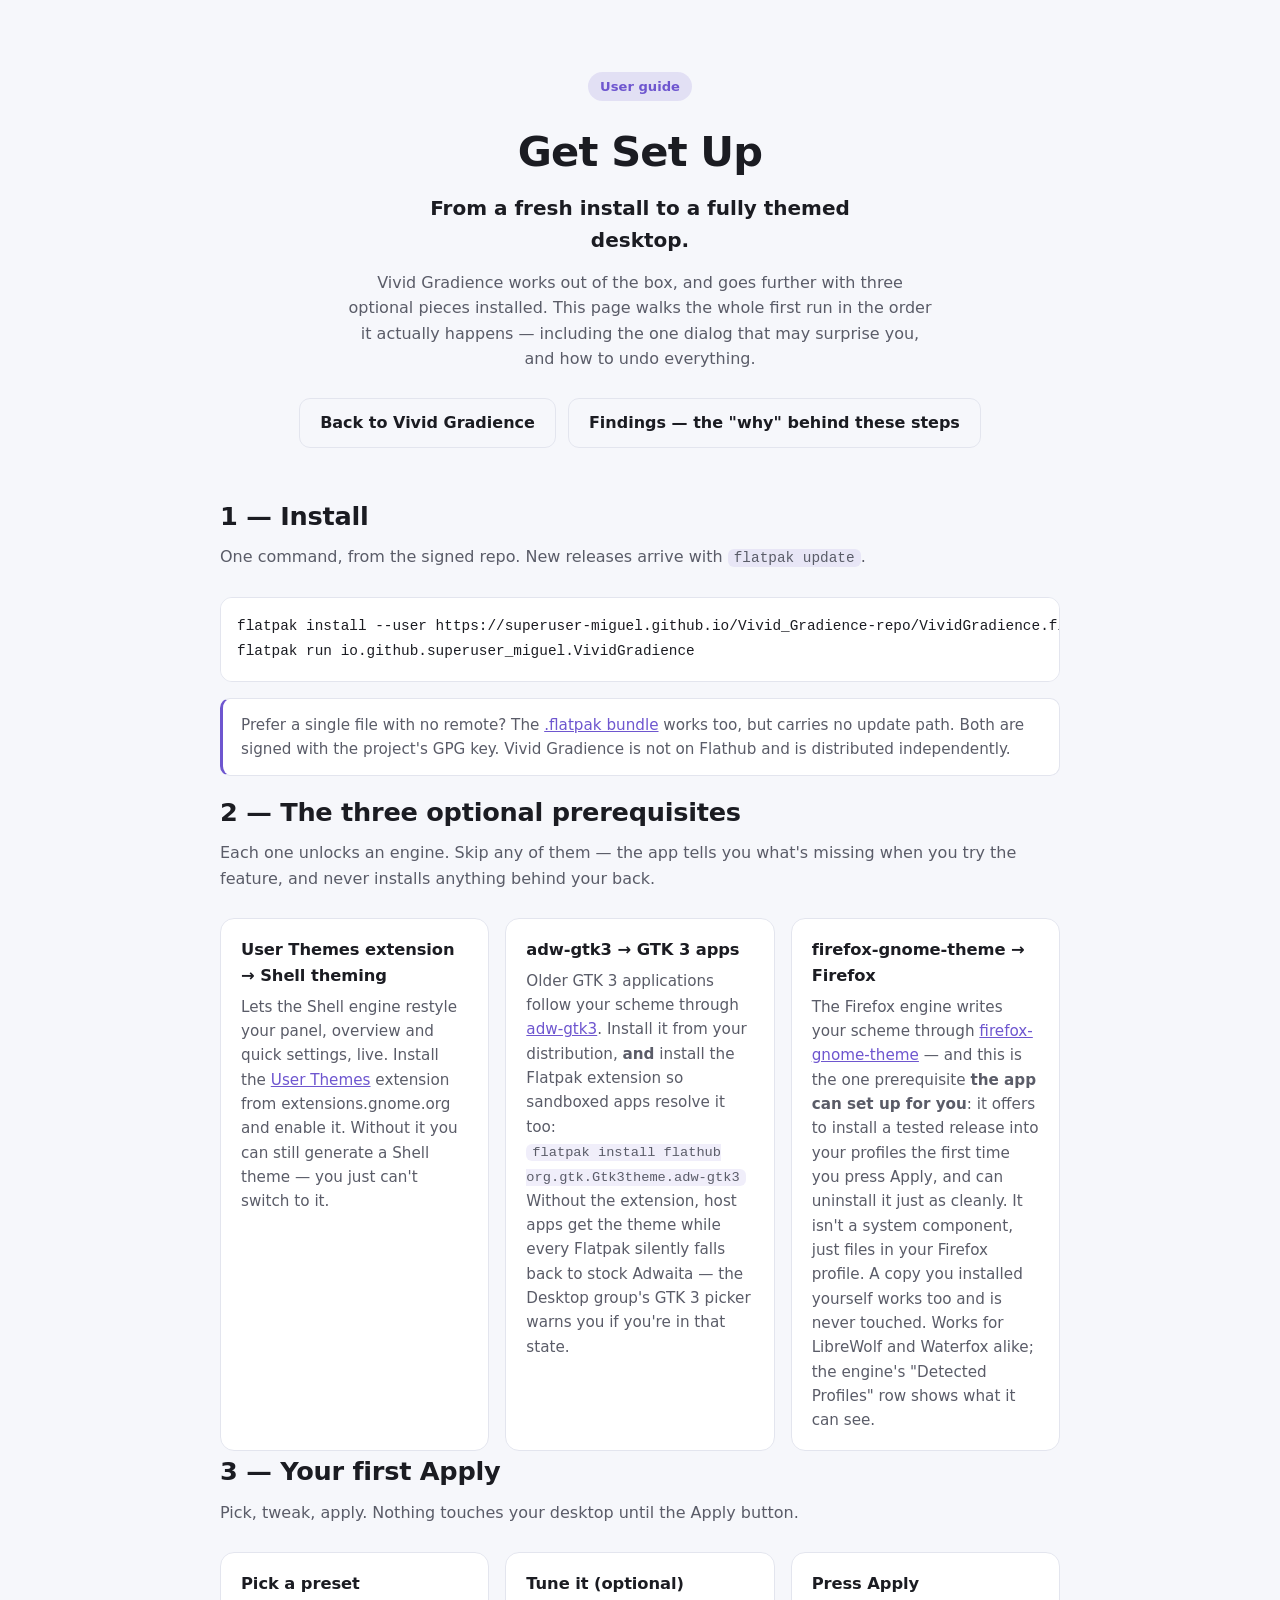
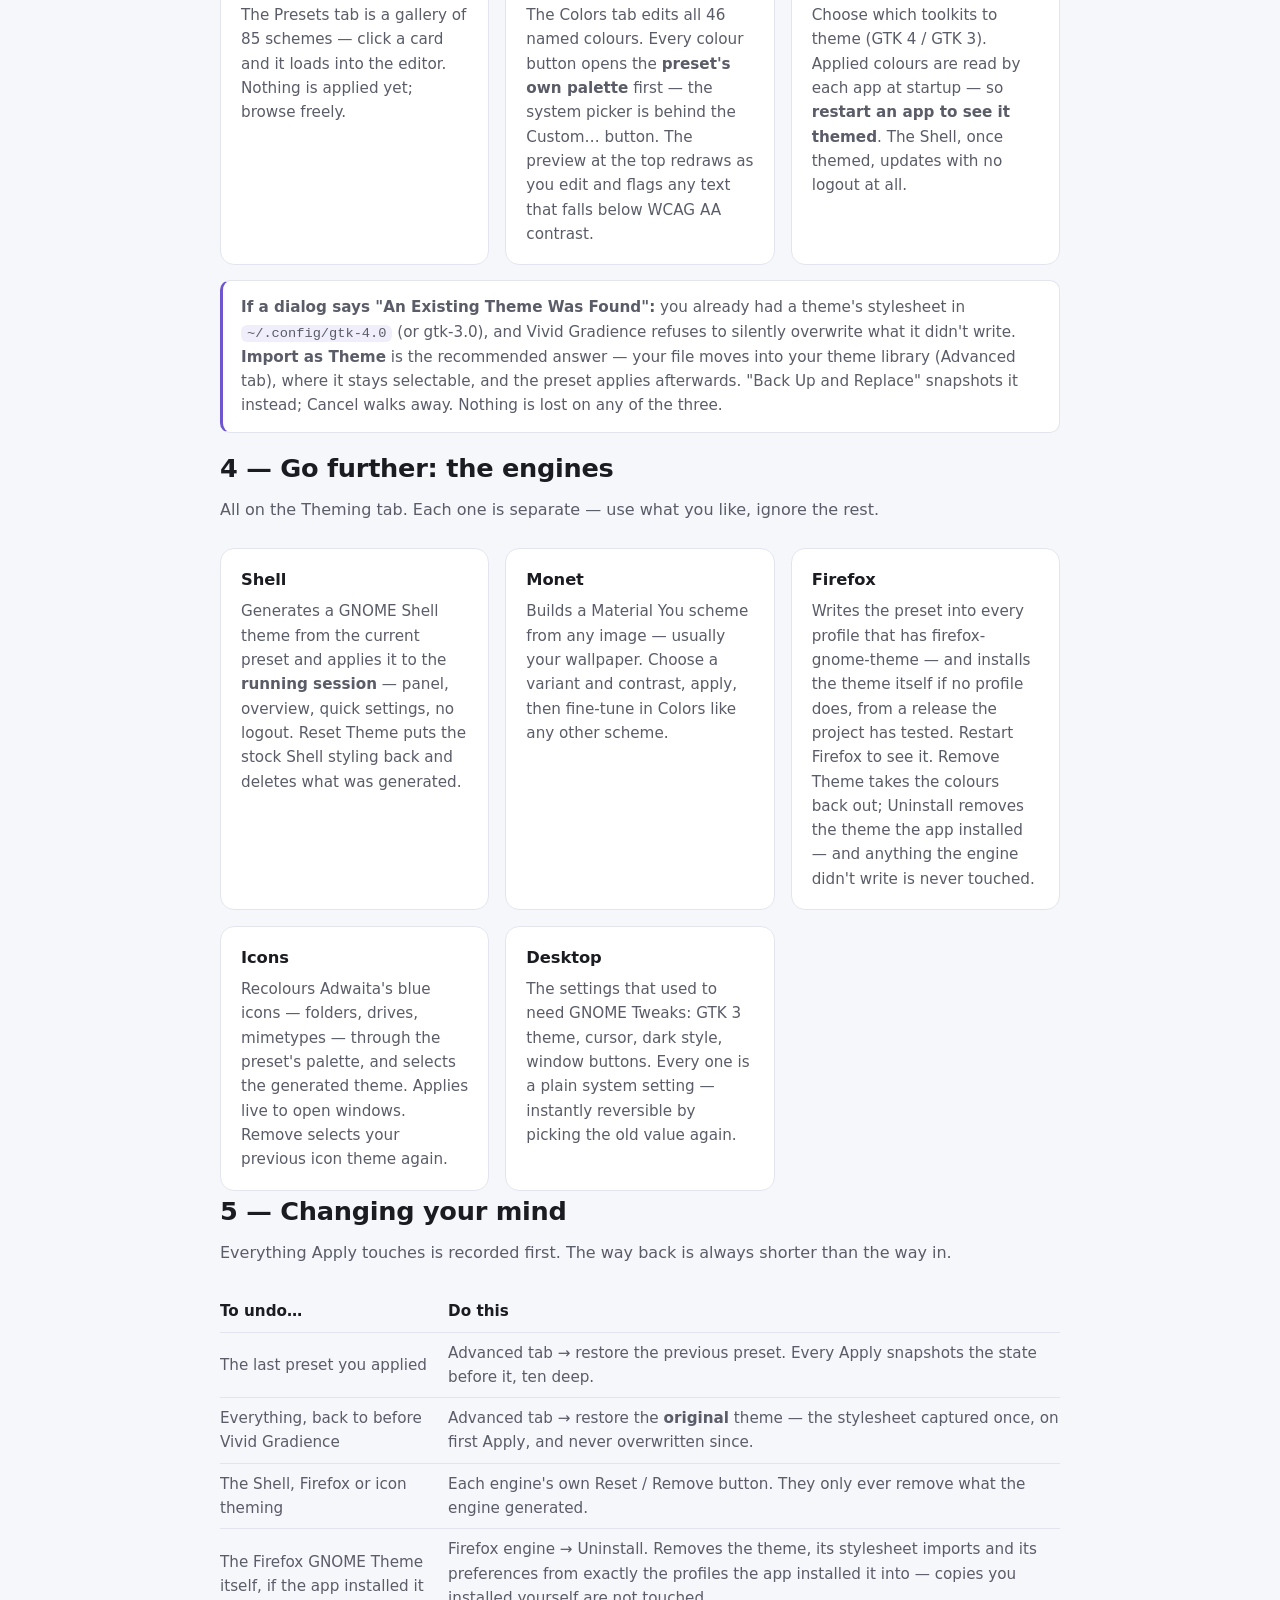
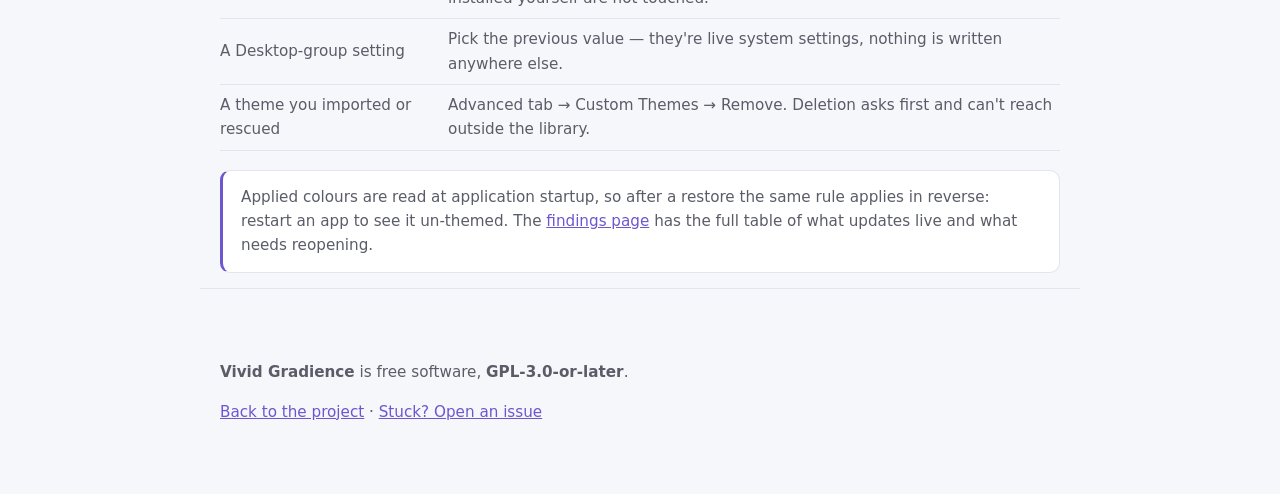
<file: docs/setup.html>
<!doctype html>
<html lang="en">
<head>
<meta charset="utf-8">
<meta name="viewport" content="width=device-width, initial-scale=1">
<title>Get Set Up — Vivid Gradience</title>
<meta name="description" content="A first-run guide to Vivid Gradience: install it, set up the three optional prerequisites, apply your first preset safely, and use the five theme engines — with a way back out at every step.">
<link rel="stylesheet" href="style.css">
</head>
<body>

<header class="hero wrap">
  <span class="badge">User guide</span>
  <h1>Get Set Up</h1>
  <p class="tagline">From a fresh install to a fully themed desktop.</p>
  <p class="lede">
    Vivid Gradience works out of the box, and goes further with three optional
    pieces installed. This page walks the whole first run in the order it
    actually happens — including the one dialog that may surprise you, and how
    to undo everything.
  </p>
  <div class="btns">
    <a class="btn" href="index.html">Back to Vivid Gradience</a>
    <a class="btn" href="findings.html">Findings — the "why" behind these steps</a>
  </div>
</header>

<section class="wrap">
  <h2>1 — Install</h2>
  <p class="sub">One command, from the signed repo. New releases arrive with <code>flatpak update</code>.</p>
<pre><code>flatpak install --user https://superuser-miguel.github.io/Vivid_Gradience-repo/VividGradience.flatpakref
flatpak run io.github.superuser_miguel.VividGradience</code></pre>
  <p class="note">
    Prefer a single file with no remote? The
    <a href="https://github.com/superuser-miguel/Vivid_Gradience/releases/latest">.flatpak bundle</a>
    works too, but carries no update path. Both are signed with the project's
    GPG key. Vivid Gradience is not on Flathub and is distributed independently.
  </p>
</section>

<section class="wrap">
  <h2>2 — The three optional prerequisites</h2>
  <p class="sub">Each one unlocks an engine. Skip any of them — the app tells you what's missing when you try the feature, and never installs anything behind your back.</p>
  <div class="grid">
    <div class="card">
      <h3>User Themes extension → Shell theming</h3>
      <p>Lets the Shell engine restyle your panel, overview and quick settings, live. Install the
      <a href="https://extensions.gnome.org/extension/19/user-themes/">User Themes</a>
      extension from extensions.gnome.org and enable it. Without it you can still generate a Shell theme — you just can't switch to it.</p>
    </div>
    <div class="card">
      <h3>adw-gtk3 → GTK 3 apps</h3>
      <p>Older GTK 3 applications follow your scheme through
      <a href="https://github.com/lassekongo83/adw-gtk3#readme">adw-gtk3</a>.
      Install it from your distribution, <b>and</b> install the Flatpak
      extension so sandboxed apps resolve it too:</p>
      <p><code>flatpak install flathub org.gtk.Gtk3theme.adw-gtk3</code></p>
      <p>Without the extension, host apps get the theme while every Flatpak
      silently falls back to stock Adwaita — the Desktop group's GTK 3 picker
      warns you if you're in that state.</p>
    </div>
    <div class="card">
      <h3>firefox-gnome-theme → Firefox</h3>
      <p>The Firefox engine writes your scheme through
      <a href="https://github.com/rafaelmardojai/firefox-gnome-theme">firefox-gnome-theme</a>
      — and this is the one prerequisite <b>the app can set up for you</b>:
      it offers to install a tested release into your profiles the first time
      you press Apply, and can uninstall it just as cleanly. It isn't a system
      component, just files in your Firefox profile. A copy you installed
      yourself works too and is never touched. Works for LibreWolf and
      Waterfox alike; the engine's "Detected Profiles" row shows what it can
      see.</p>
    </div>
  </div>
</section>

<section class="wrap">
  <h2>3 — Your first Apply</h2>
  <p class="sub">Pick, tweak, apply. Nothing touches your desktop until the Apply button.</p>
  <div class="grid">
    <div class="card">
      <h3>Pick a preset</h3>
      <p>The Presets tab is a gallery of 85 schemes — click a card and it loads
      into the editor. Nothing is applied yet; browse freely.</p>
    </div>
    <div class="card">
      <h3>Tune it (optional)</h3>
      <p>The Colors tab edits all 46 named colours. Every colour button opens
      the <b>preset's own palette</b> first — the system picker is behind the
      Custom… button. The preview at the top redraws as you edit and flags any
      text that falls below WCAG&nbsp;AA contrast.</p>
    </div>
    <div class="card">
      <h3>Press Apply</h3>
      <p>Choose which toolkits to theme (GTK 4 / GTK 3). Applied colours are
      read by each app at startup — so <b>restart an app to see it themed</b>.
      The Shell, once themed, updates with no logout at all.</p>
    </div>
  </div>
  <p class="note">
    <b>If a dialog says "An Existing Theme Was Found":</b> you already had a
    theme's stylesheet in <code>~/.config/gtk-4.0</code> (or gtk-3.0), and
    Vivid Gradience refuses to silently overwrite what it didn't write.
    <b>Import as Theme</b> is the recommended answer — your file moves into
    your theme library (Advanced tab), where it stays selectable, and the
    preset applies afterwards. "Back Up and Replace" snapshots it instead;
    Cancel walks away. Nothing is lost on any of the three.
  </p>
</section>

<section class="wrap">
  <h2>4 — Go further: the engines</h2>
  <p class="sub">All on the Theming tab. Each one is separate — use what you like, ignore the rest.</p>
  <div class="grid">
    <div class="card">
      <h3>Shell</h3>
      <p>Generates a GNOME Shell theme from the current preset and applies it to
      the <b>running session</b> — panel, overview, quick settings, no logout.
      Reset Theme puts the stock Shell styling back and deletes what was
      generated.</p>
    </div>
    <div class="card">
      <h3>Monet</h3>
      <p>Builds a Material You scheme from any image — usually your wallpaper.
      Choose a variant and contrast, apply, then fine-tune in Colors like any
      other scheme.</p>
    </div>
    <div class="card">
      <h3>Firefox</h3>
      <p>Writes the preset into every profile that has firefox-gnome-theme —
      and installs the theme itself if no profile does, from a release the
      project has tested. Restart Firefox to see it. Remove Theme takes the
      colours back out; Uninstall removes the theme the app installed —
      and anything the engine didn't write is never touched.</p>
    </div>
    <div class="card">
      <h3>Icons</h3>
      <p>Recolours Adwaita's blue icons — folders, drives, mimetypes — through
      the preset's palette, and selects the generated theme. Applies live to
      open windows. Remove selects your previous icon theme again.</p>
    </div>
    <div class="card">
      <h3>Desktop</h3>
      <p>The settings that used to need GNOME Tweaks: GTK 3 theme, cursor,
      dark style, window buttons. Every one is a plain system setting —
      instantly reversible by picking the old value again.</p>
    </div>
  </div>
</section>

<section class="wrap">
  <h2>5 — Changing your mind</h2>
  <p class="sub">Everything Apply touches is recorded first. The way back is always shorter than the way in.</p>
  <div class="tablewrap">
  <table>
    <thead>
      <tr><th>To undo…</th><th>Do this</th></tr>
    </thead>
    <tbody>
      <tr>
        <td>The last preset you applied</td>
        <td>Advanced tab → restore the previous preset. Every Apply snapshots the state before it, ten deep.</td>
      </tr>
      <tr>
        <td>Everything, back to before Vivid Gradience</td>
        <td>Advanced tab → restore the <b>original</b> theme — the stylesheet captured once, on first Apply, and never overwritten since.</td>
      </tr>
      <tr>
        <td>The Shell, Firefox or icon theming</td>
        <td>Each engine's own Reset / Remove button. They only ever remove what the engine generated.</td>
      </tr>
      <tr>
        <td>The Firefox GNOME Theme itself, if the app installed it</td>
        <td>Firefox engine → Uninstall. Removes the theme, its stylesheet imports and its preferences from exactly the profiles the app installed it into — copies you installed yourself are not touched.</td>
      </tr>
      <tr>
        <td>A Desktop-group setting</td>
        <td>Pick the previous value — they're live system settings, nothing is written anywhere else.</td>
      </tr>
      <tr>
        <td>A theme you imported or rescued</td>
        <td>Advanced tab → Custom Themes → Remove. Deletion asks first and can't reach outside the library.</td>
      </tr>
    </tbody>
  </table>
  </div>
  <p class="note">
    Applied colours are read at application startup, so after a restore the
    same rule applies in reverse: restart an app to see it un-themed. The
    <a href="findings.html">findings page</a> has the full table of what
    updates live and what needs reopening.
  </p>
</section>

<footer class="wrap">
  <section>
    <p><strong>Vivid Gradience</strong> is free software, <strong>GPL-3.0-or-later</strong>.</p>
    <p><a href="index.html">Back to the project</a> &middot; <a href="https://github.com/superuser-miguel/Vivid_Gradience/issues">Stuck? Open an issue</a></p>
  </section>
</footer>

</body>
</html>
</file>
<file: docs/style.css>
:root {
  --bg: #f6f7fb; --surface: #ffffff; --text: #1b1c22; --muted: #5a5c68;
  --border: #e3e5ee; --accent: #6e56cf; --accent-2: #5842a6;
  --ok: #2e9e5b; --no: #c6c8d4;
}
@media (prefers-color-scheme: dark) {
  :root {
    --bg: #15161c; --surface: #1e1f28; --text: #ecedf2; --muted: #a6a8b6;
    --border: #2c2e3a; --accent: #b9a6f2; --accent-2: #8a72e6;
    --ok: #55d98a; --no: #44465a;
  }
}
* { box-sizing: border-box; }
body {
  margin: 0; background: var(--bg); color: var(--text);
  font: 16px/1.6 system-ui, -apple-system, "Segoe UI", Roboto, sans-serif;
}
a { color: var(--accent); }
.wrap { max-width: 880px; margin: 0 auto; padding: 0 20px; }
section { padding: 56px 0; }

/* Hero */
.hero { text-align: center; padding: 72px 0 48px; }
.icon {
  width: 88px; height: 88px; display: block; margin: 0 auto 22px;
  filter: drop-shadow(0 10px 30px rgba(110,86,207,.35));
}
h1 { font-size: 2.6rem; margin: 0 0 6px; letter-spacing: -.02em; }
.tagline { font-size: 1.25rem; font-weight: 600; margin: 0 auto 14px; max-width: 32ch; }
.lede { color: var(--muted); max-width: 58ch; margin: 0 auto 26px; }
.btns { display: flex; gap: 12px; justify-content: center; flex-wrap: wrap; }
.btn {
  display: inline-block; padding: 11px 20px; border-radius: 11px; text-decoration: none;
  font-weight: 600; border: 1px solid var(--border); color: var(--text);
}
.btn.primary { background: var(--accent-2); color: #fff; border-color: transparent; }
.badge {
  display: inline-block; margin-bottom: 18px; padding: 4px 12px; border-radius: 999px;
  background: color-mix(in srgb, var(--accent) 14%, transparent);
  color: var(--accent); font-size: .82rem; font-weight: 600;
}
.shot {
  display: block; max-width: 760px; width: 100%; height: auto; margin: 40px auto 0;
  border: 1px solid var(--border); border-radius: 14px;
  box-shadow: 0 20px 50px rgba(0,0,0,.25);
}

h2 { font-size: 1.6rem; letter-spacing: -.01em; margin: 0 0 8px; }
h3 { font-size: 1.12rem; letter-spacing: -.005em; margin: 26px 0 8px; }
.sub { color: var(--muted); margin: 0 0 26px; }

.grid { display: grid; gap: 16px; grid-template-columns: repeat(auto-fit, minmax(240px, 1fr)); }
.card {
  background: var(--surface); border: 1px solid var(--border);
  border-radius: 14px; padding: 18px 20px;
}
.card h3 { margin: 0 0 6px; font-size: 1.02rem; }
.card p { margin: 0; color: var(--muted); font-size: .95rem; }

.shots { display: grid; gap: 18px; grid-template-columns: repeat(auto-fit, minmax(300px, 1fr)); }
.shots figure { margin: 0; }
.shots img {
  width: 100%; height: auto; display: block;
  border: 1px solid var(--border); border-radius: 12px;
  box-shadow: 0 10px 26px rgba(0,0,0,.18);
}
.shots figcaption { color: var(--muted); font-size: .9rem; margin-top: 8px; }

.road { padding-left: 1.1rem; margin: 0; }
.road li { margin-bottom: 10px; color: var(--muted); }
.road li b { color: var(--text); }

.note {
  background: var(--surface); border: 1px solid var(--border);
  border-left: 3px solid var(--accent);
  border-radius: 10px; padding: 14px 18px; color: var(--muted); font-size: .95rem;
}

code {
  background: color-mix(in srgb, var(--accent) 10%, transparent);
  padding: 1px 6px; border-radius: 6px; font-size: .9em;
}
pre {
  background: var(--surface); border: 1px solid var(--border);
  border-radius: 12px; padding: 16px; overflow-x: auto;
}
pre code { background: none; padding: 0; }

footer { border-top: 1px solid var(--border); color: var(--muted); font-size: .95rem; }
footer a { color: var(--accent); }

/* Findings tables — measurement summaries. Scroll rather than squeeze. */
.tablewrap { overflow-x: auto; margin: 1.2rem 0; }
table { border-collapse: collapse; width: 100%; min-width: 30rem; font-size: 0.95rem; }
th, td { text-align: left; color: var(--muted); padding: 0.5rem 0.9rem 0.5rem 0; border-bottom: 1px solid var(--border); }
th { font-weight: 600; color: var(--text); }
td.num { font-variant-numeric: tabular-nums; }
td:last-child, th:last-child { padding-right: 0; }
kbd {
  font-family: ui-monospace, SFMono-Regular, Menlo, monospace; font-size: .85em;
  background: var(--surface); border: 1px solid var(--border);
  border-radius: 5px; padding: 1px 5px; white-space: nowrap;
}
pre code span { color: var(--muted); }
.shots figure.tall { grid-column: 1 / -1; max-width: 560px; margin: 0 auto; }
</file>
